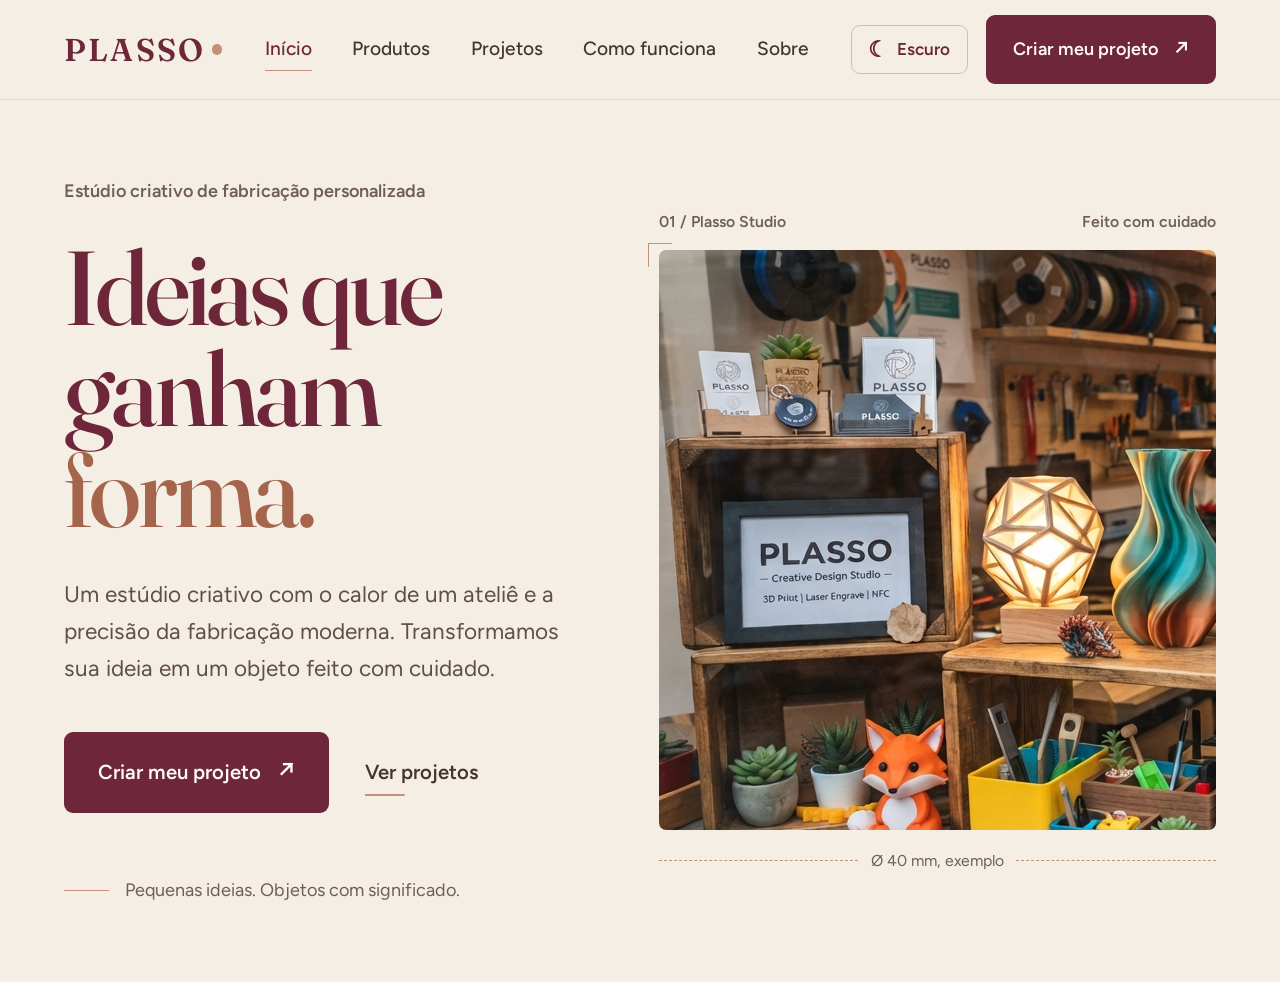
<file: index.html>
<!DOCTYPE html>
<html lang="pt-BR">
<head>
  <meta charset="UTF-8">
  <meta name="viewport" content="width=device-width, initial-scale=1.0">
  <title>Plasso — Ideias que ganham forma</title>
  <meta name="description" content="Transformamos ideias em objetos feitos com cuidado. Conheça a Plasso, um estúdio criativo de fabricação personalizada.">
  <link rel="preconnect" href="https://fonts.googleapis.com">
  <link rel="preconnect" href="https://fonts.gstatic.com" crossorigin>
  <link href="https://fonts.googleapis.com/css2?family=Fraunces:opsz,wght@9..144,400;9..144,500;9..144,600&family=Figtree:wght@400;500;600;700&display=swap" rel="stylesheet">
  <link rel="stylesheet" href="css/style.css">
</head>
<body>
  <header class="header">
    <div class="header-inner">
      <a href="index.html" class="logo" aria-label="Plasso, início">PLASSO<span class="logo-mark"></span></a>
      <nav class="navigation" id="navigation" aria-label="Principal">
        <a href="index.html" aria-current="true">Início</a>
        <a href="produtos.html">Produtos</a>
        <a href="projetos.html">Projetos</a>
        <a href="como-funciona.html">Como funciona</a>
        <a href="sobre.html">Sobre</a>
      </nav>
      <div class="header-actions">
        <button
  class="theme-toggle"
  id="theme-toggle"
  type="button"
  aria-label="Ativar modo escuro"
>
  <span class="theme-icon" aria-hidden="true">☾</span>
  <span class="theme-label">Escuro</span>
</button>
        <a href="encomenda.html" class="header-button">Criar meu projeto <span aria-hidden="true">↗</span></a>
        <button class="menu-toggle" aria-expanded="false" aria-controls="navigation">Menu</button>
      </div>
    </div>
  </header>
  <main>
    <section class="hero" id="inicio">
      <div class="hero-content">
        <span class="eyebrow">Estúdio criativo de fabricação personalizada</span>
        <h1>Ideias que<br>ganham <em>forma.</em></h1>
        <p class="hero-description">Um estúdio criativo com o calor de um ateliê e a precisão da fabricação moderna. Transformamos sua ideia em um objeto feito com cuidado.</p>
        <div class="hero-actions">
          <a href="encomenda.html" class="button-primary">Criar meu projeto <span aria-hidden="true">↗</span></a>
          <a href="projetos.html" class="button-secondary">Ver projetos</a>
        </div>
        <div class="hero-note"><span class="note-line"></span>Pequenas ideias. Objetos com significado.</div>
      </div>
      <div class="hero-visual">
        <div class="visual-label"><span>01 / Plasso Studio</span><span>Feito com cuidado</span></div>
        <div class="product-scene">
                <img
                src="assets/hero.jpg"
                alt="Produtos personalizados da Plasso sobre madeira clara"
                >
                </div>
        <div class="dimension" aria-hidden="true">Ø 40 mm, exemplo</div>
      </div>
    </section>
  </main>
  <script src="js/main.js"></script>
</body>
</html>
</file>
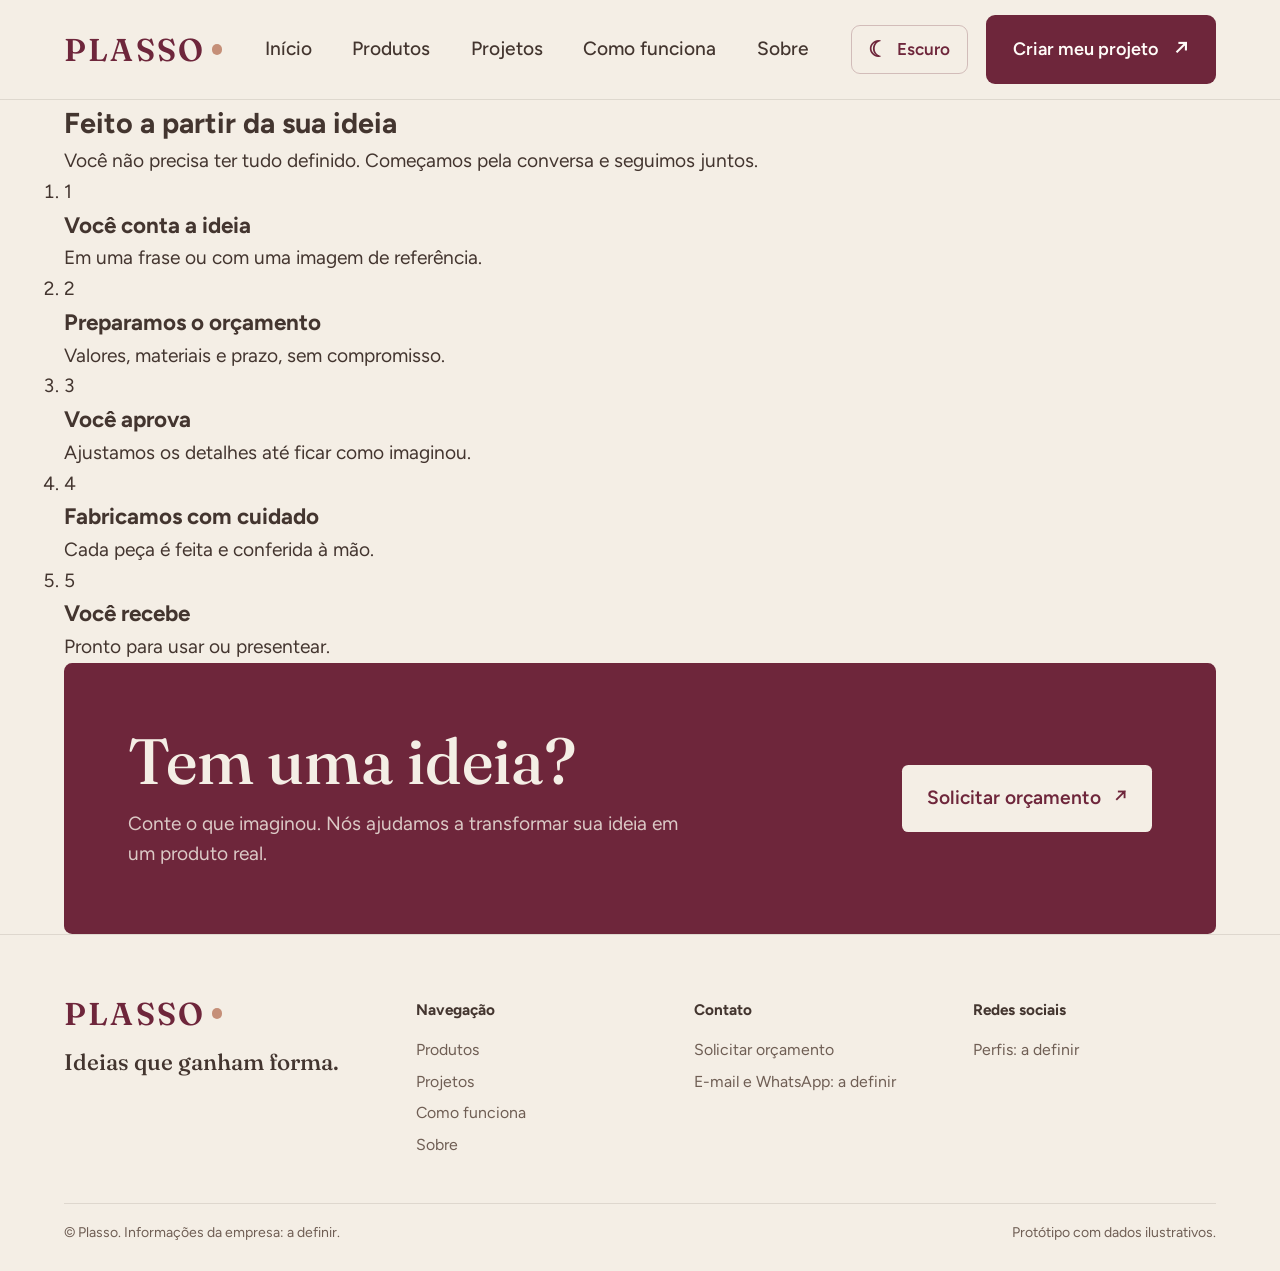
<file: como-funciona.html>
<!DOCTYPE html>
<!-- GERADO por build.py. Edite os arquivos em src/, não este. -->
<html lang="pt-BR">
<head>
  <meta charset="UTF-8">
  <meta name="viewport" content="width=device-width, initial-scale=1.0">
  <title>Como funciona — Plasso</title>
  <meta name="description" content="Da ideia à entrega: veja como funciona uma encomenda na Plasso.">
  <link rel="preconnect" href="https://fonts.googleapis.com">
  <link rel="preconnect" href="https://fonts.gstatic.com" crossorigin>
  <link href="https://fonts.googleapis.com/css2?family=Fraunces:opsz,wght@9..144,400;9..144,500;9..144,600&family=Figtree:wght@400;500;600;700&display=swap" rel="stylesheet">
  <link rel="stylesheet" href="css/style.css">
  <link rel="stylesheet" href="css/pages.css">
</head>
<body>
    <header class="header">
      <div class="header-inner">
        <a href="index.html" class="logo" aria-label="Plasso, início">PLASSO<span class="logo-mark"></span></a>
        <nav class="navigation" id="navigation" aria-label="Principal">
          <a href="index.html">Início</a>
          <a href="produtos.html">Produtos</a>
          <a href="projetos.html">Projetos</a>
          <a href="como-funciona.html" aria-current="page">Como funciona</a>
          <a href="sobre.html">Sobre</a>
        </nav>
        <div class="header-actions">
          <button
          class="theme-toggle"
          id="theme-toggle"
          type="button"
          aria-label="Ativar modo escuro"
>
  <span class="theme-icon" aria-hidden="true">☾</span>
  <span class="theme-label">Escuro</span>
</button>
          <a href="encomenda.html" class="header-button">Criar meu projeto <span aria-hidden="true">↗</span></a>
          <button class="menu-toggle" aria-expanded="false" aria-controls="navigation">Menu</button>
        </div>
      </div>
    </header>

  <main>
    <section class="band band--sand" id="processo"><div class="container">
      <div class="section-head"><h1>Feito a partir da sua ideia</h1><p>Você não precisa ter tudo definido. Começamos pela conversa e seguimos juntos.</p></div>
      <ol class="steps">
<li class="step"><span class="step-num">1</span><h3>Você conta a ideia</h3><p>Em uma frase ou com uma imagem de referência.</p></li>
<li class="step"><span class="step-num">2</span><h3>Preparamos o orçamento</h3><p>Valores, materiais e prazo, sem compromisso.</p></li>
<li class="step"><span class="step-num">3</span><h3>Você aprova</h3><p>Ajustamos os detalhes até ficar como imaginou.</p></li>
<li class="step"><span class="step-num">4</span><h3>Fabricamos com cuidado</h3><p>Cada peça é feita e conferida à mão.</p></li>
<li class="step"><span class="step-num">5</span><h3>Você recebe</h3><p>Pronto para usar ou presentear.</p></li>
</ol>
    </div></section>

    <section class="band band--cta" aria-labelledby="cta-title"><div class="container">
      <div class="cta-block"><div><h2 id="cta-title">Tem uma ideia?</h2><p>Conte o que imaginou. Nós ajudamos a transformar sua ideia em um produto real.</p></div>
      <a class="button-light" href="encomenda.html">Solicitar orçamento <span aria-hidden="true">↗</span></a></div>
    </div></section>
  </main>

    <footer class="footer"><div class="container">
      <div class="footer-grid">
        <div><a href="index.html" class="logo" aria-label="Plasso, início">PLASSO<span class="logo-mark"></span></a><p class="footer-tagline">Ideias que ganham forma.</p></div>
        <div><h4>Navegação</h4><ul><li><a href="produtos.html">Produtos</a></li><li><a href="projetos.html">Projetos</a></li><li><a href="como-funciona.html">Como funciona</a></li><li><a href="sobre.html">Sobre</a></li></ul></div>
        <div><h4>Contato</h4><ul><li><a href="encomenda.html">Solicitar orçamento</a></li><li>E-mail e WhatsApp: a definir</li></ul></div>
        <div><h4>Redes sociais</h4><ul><li>Perfis: a definir</li></ul></div>
      </div>
      <div class="footer-base"><span>© <span id="year"></span> Plasso. Informações da empresa: a definir.</span><span>Protótipo com dados ilustrativos.</span></div>
    </div></footer>

  <script src="js/main.js"></script>
</body>
</html>
</file>
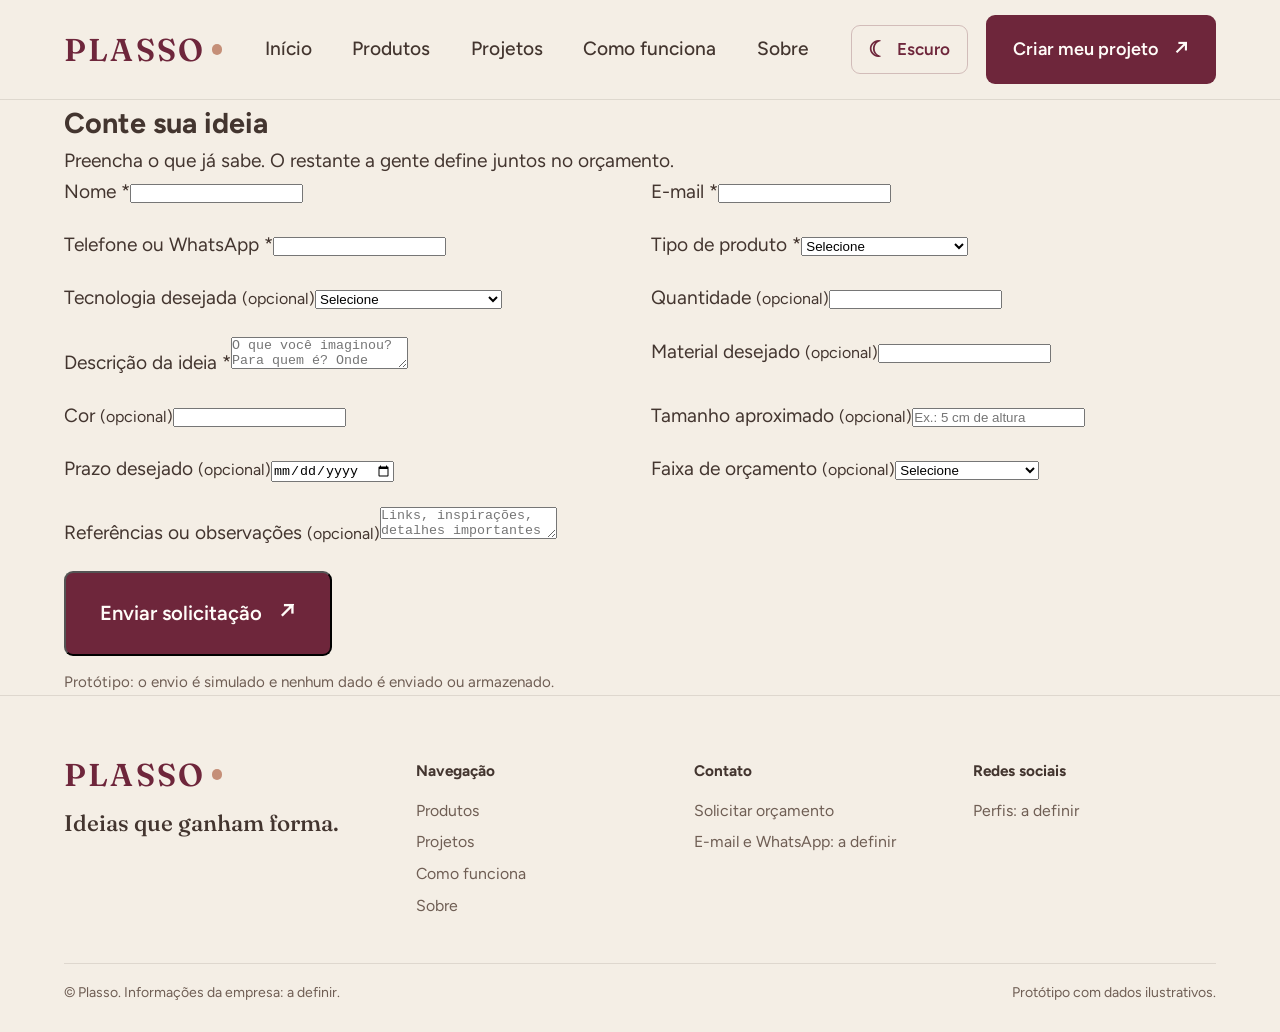
<file: encomenda.html>
<!DOCTYPE html>
<!-- GERADO por build.py. Edite os arquivos em src/, não este. -->
<html lang="pt-BR">
<head>
  <meta charset="UTF-8">
  <meta name="viewport" content="width=device-width, initial-scale=1.0">
  <title>Solicitar encomenda — Plasso</title>
  <meta name="description" content="Conte sua ideia e receba um orçamento personalizado da Plasso.">
  <link rel="preconnect" href="https://fonts.googleapis.com">
  <link rel="preconnect" href="https://fonts.gstatic.com" crossorigin>
  <link href="https://fonts.googleapis.com/css2?family=Fraunces:opsz,wght@9..144,400;9..144,500;9..144,600&family=Figtree:wght@400;500;600;700&display=swap" rel="stylesheet">
  
  
  
  
  <link rel="stylesheet" href="css/style.css">
  <link rel="stylesheet" href="css/pages.css">

</head>
<body>
    <header class="header">
      <div class="header-inner">
        <a href="index.html" class="logo" aria-label="Plasso, início">PLASSO<span class="logo-mark"></span></a>
        <nav class="navigation" id="navigation" aria-label="Principal">
          <a href="index.html">Início</a>
          <a href="produtos.html">Produtos</a>
          <a href="projetos.html">Projetos</a>
          <a href="como-funciona.html">Como funciona</a>
          <a href="sobre.html">Sobre</a>
        </nav>
        <div class="header-actions">
          <button
  class="theme-toggle"
  id="theme-toggle"
  type="button"
  aria-label="Ativar modo escuro"
>
  <span class="theme-icon" aria-hidden="true">☾</span>
  <span class="theme-label">Escuro</span>
</button>
          <a href="encomenda.html" class="header-button">Criar meu projeto <span aria-hidden="true">↗</span></a>
          <button class="menu-toggle" aria-expanded="false" aria-controls="navigation">Menu</button>
        </div>
      </div>
    </header>

  <main>
<section class="band">
  <div class="container form-wrap">
    <div class="section-head"><h1>Conte sua ideia</h1><p>Preencha o que já sabe. O restante a gente define juntos no orçamento.</p></div>
    <form class="order-form" id="order-form" novalidate>
      <div class="field"><label for="nome">Nome <span aria-hidden="true">*</span></label><input id="nome" name="nome" type="text" required autocomplete="name"><span class="error" id="nome-erro" aria-live="polite"></span></div>
      <div class="field"><label for="email">E-mail <span aria-hidden="true">*</span></label><input id="email" name="email" type="email" required autocomplete="email"><span class="error" id="email-erro" aria-live="polite"></span></div>
      <div class="field"><label for="contato">Telefone ou WhatsApp <span aria-hidden="true">*</span></label><input id="contato" name="contato" type="tel" required autocomplete="tel"><span class="error" id="contato-erro" aria-live="polite"></span></div>
      <div class="field"><label for="produto">Tipo de produto <span aria-hidden="true">*</span></label><select id="produto" name="produto" required><option value="">Selecione</option><option value="Chaveiro">Chaveiro</option><option value="Objeto decorativo">Objeto decorativo</option><option value="Gravação personalizada">Gravação personalizada</option><option value="Produto NFC">Produto NFC</option><option value="Presente personalizado">Presente personalizado</option><option value="Projeto especial">Projeto especial</option></select><span class="error" id="produto-erro" aria-live="polite"></span></div>
      <div class="field"><label for="tecnologia">Tecnologia desejada <small>(opcional)</small></label><select id="tecnologia" name="tecnologia"><option value="">Selecione</option><option value="Impressão 3D">Impressão 3D</option><option value="Gravação a laser">Gravação a laser</option><option value="Tecnologia NFC">Tecnologia NFC</option><option value="Combinação de tecnologias">Combinação de tecnologias</option><option value="Ainda não sei">Ainda não sei</option></select><span class="error" id="tecnologia-erro" aria-live="polite"></span></div>
      <div class="field"><label for="quantidade">Quantidade <small>(opcional)</small></label><input id="quantidade" name="quantidade" type="number"><span class="error" id="quantidade-erro" aria-live="polite"></span></div>
      <div class="field field--full"><label for="ideia">Descrição da ideia <span aria-hidden="true">*</span></label><textarea id="ideia" name="ideia" required placeholder="O que você imaginou? Para quem é? Onde será usado?"></textarea><span class="error" id="ideia-erro" aria-live="polite"></span></div>
      <div class="field"><label for="material">Material desejado <small>(opcional)</small></label><input id="material" name="material" type="text"><span class="error" id="material-erro" aria-live="polite"></span></div>
      <div class="field"><label for="cor">Cor <small>(opcional)</small></label><input id="cor" name="cor" type="text"><span class="error" id="cor-erro" aria-live="polite"></span></div>
      <div class="field"><label for="tamanho">Tamanho aproximado <small>(opcional)</small></label><input id="tamanho" name="tamanho" type="text" placeholder="Ex.: 5 cm de altura"><span class="error" id="tamanho-erro" aria-live="polite"></span></div>
      <div class="field"><label for="prazo">Prazo desejado <small>(opcional)</small></label><input id="prazo" name="prazo" type="date"><span class="error" id="prazo-erro" aria-live="polite"></span></div>
      <div class="field"><label for="orcamento">Faixa de orçamento <small>(opcional)</small></label><select id="orcamento" name="orcamento"><option value="">Selecione</option><option value="Prefiro não informar">Prefiro não informar</option><option value="Até R$ 100">Até R$ 100</option><option value="De R$ 100 a R$ 300">De R$ 100 a R$ 300</option><option value="De R$ 300 a R$ 600">De R$ 300 a R$ 600</option><option value="Acima de R$ 600">Acima de R$ 600</option></select><span class="error" id="orcamento-erro" aria-live="polite"></span></div>
      <div class="field field--full"><label for="obs">Referências ou observações <small>(opcional)</small></label><textarea id="obs" name="obs" placeholder="Links, inspirações, detalhes importantes"></textarea></div>
      <div class="form-actions"><button class="button-primary" type="submit">Enviar solicitação <span aria-hidden="true">↗</span></button><p class="form-note">Protótipo: o envio é simulado e nenhum dado é enviado ou armazenado.</p></div>
    </form>
    <div class="confirmation" id="confirmation" role="status" tabindex="-1" hidden>
      <h2>Solicitação recebida</h2>
      <p>No site real, sua ideia chegaria ao painel da Plasso e você receberia o orçamento por e-mail ou WhatsApp. Neste protótipo, nada foi enviado.</p>
      <a class="button-primary" href="index.html">Voltar ao início</a>
    </div>
  </div>
</section>
  </main>

    <footer class="footer"><div class="container">
      <div class="footer-grid">
        <div><a href="index.html" class="logo" aria-label="Plasso, início">PLASSO<span class="logo-mark"></span></a><p class="footer-tagline">Ideias que ganham forma.</p></div>
        <div><h4>Navegação</h4><ul><li><a href="produtos.html">Produtos</a></li><li><a href="projetos.html">Projetos</a></li><li><a href="como-funciona.html">Como funciona</a></li><li><a href="sobre.html">Sobre</a></li></ul></div>
        <div><h4>Contato</h4><ul><li><a href="encomenda.html">Solicitar orçamento</a></li><li>E-mail e WhatsApp: a definir</li></ul></div>
        <div><h4>Redes sociais</h4><ul><li>Perfis: a definir</li></ul></div>
      </div>
      <div class="footer-base"><span>© <span id="year"></span> Plasso. Informações da empresa: a definir.</span><span>Protótipo com dados ilustrativos.</span></div>
    </div></footer>

  <script src="js/main.js"></script>
  <script src="js/encomenda.js"></script>
</body>
</html>
</file>
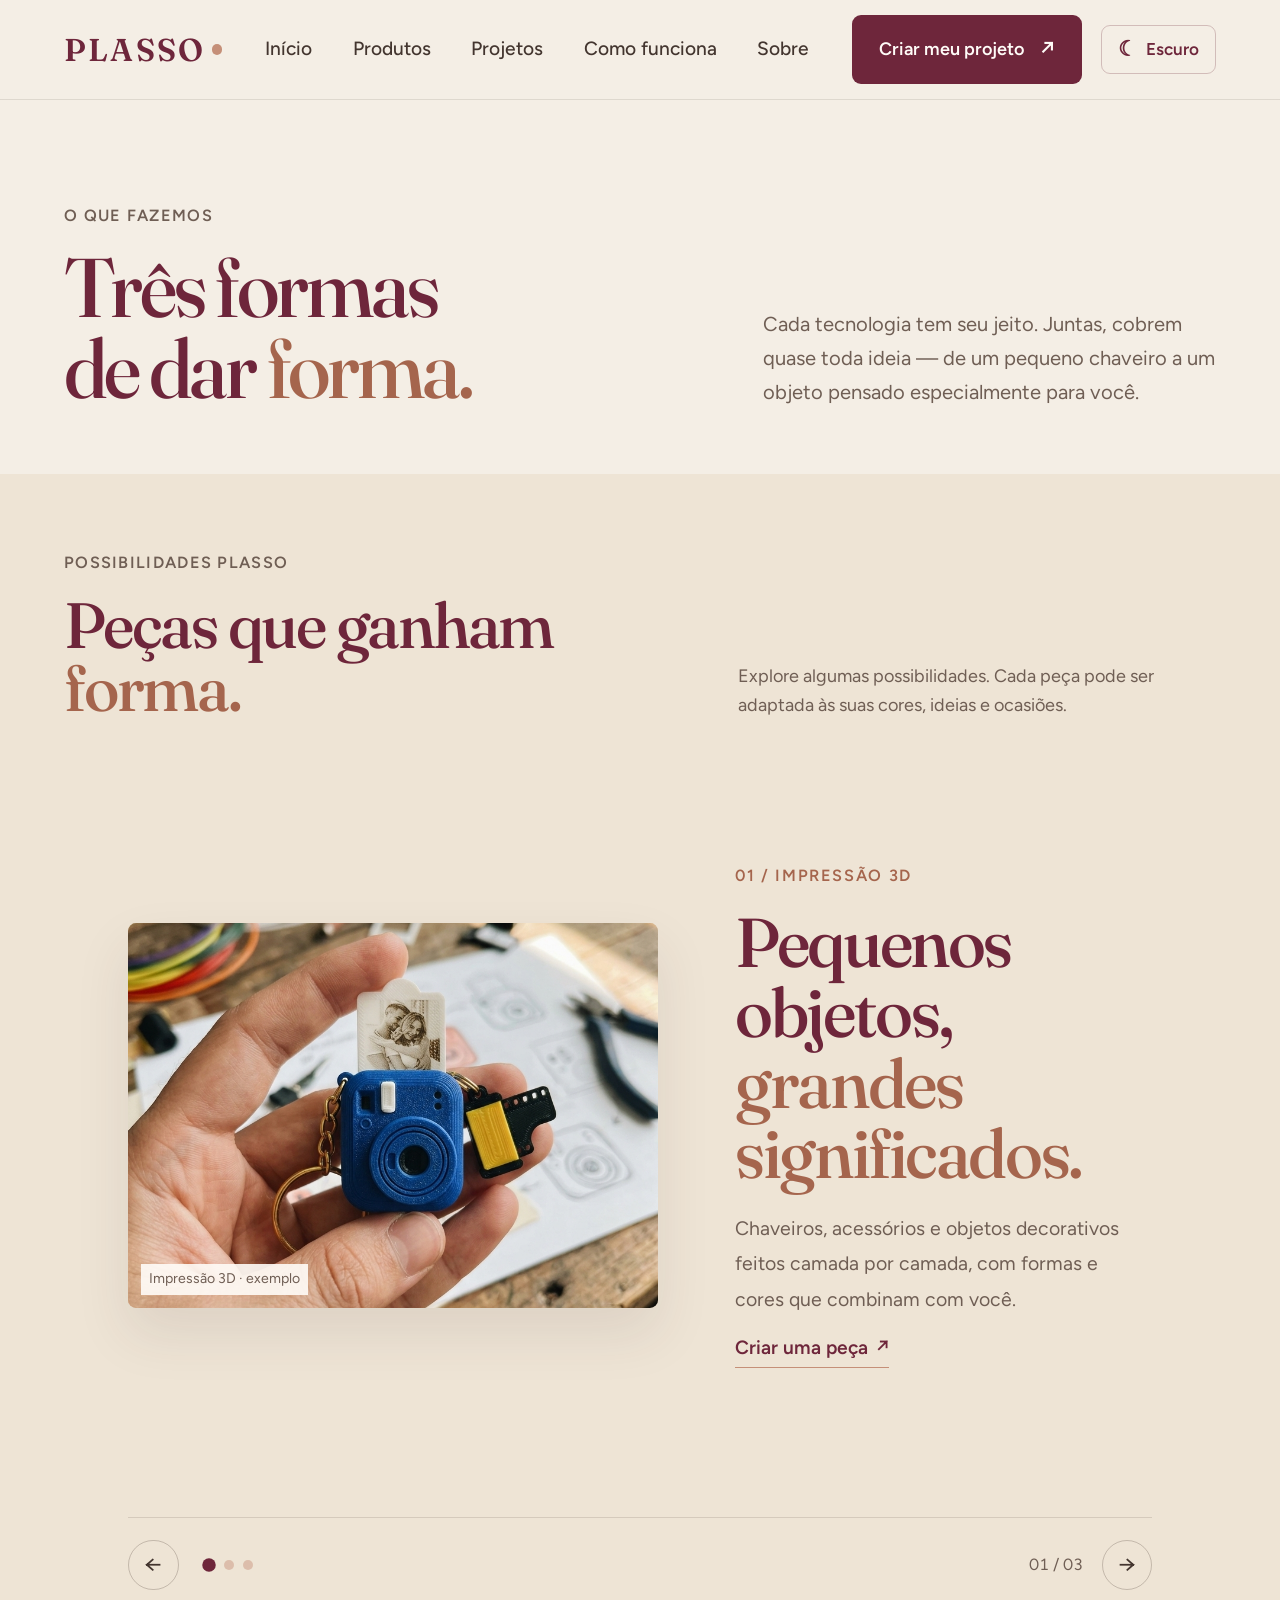
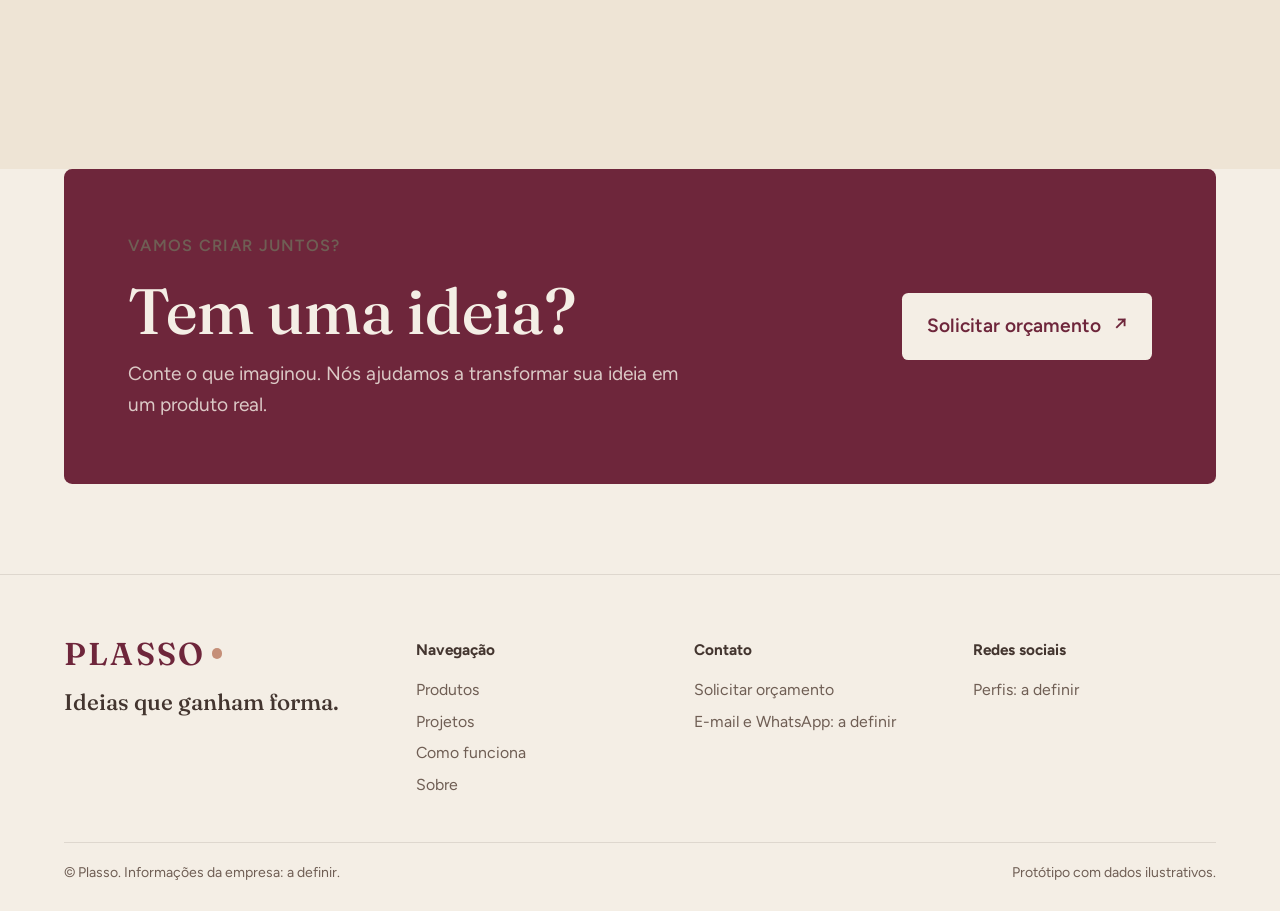
<file: produtos.html>
<!DOCTYPE html>
<html lang="pt-BR">
<head>
  <meta charset="UTF-8">
  <meta name="viewport" content="width=device-width, initial-scale=1.0">

  <title>Produtos — Plasso</title>
  <meta name="description" content="Conheça as tecnologias e possibilidades de fabricação personalizada da Plasso.">

  <link rel="preconnect" href="https://fonts.googleapis.com">
  <link rel="preconnect" href="https://fonts.gstatic.com" crossorigin>

  <link href="https://fonts.googleapis.com/css2?family=Fraunces:opsz,wght@9..144,400;9..144,500;9..144,600&family=Figtree:wght@400;500;600;700&display=swap" rel="stylesheet">

  <link rel="stylesheet" href="css/style.css">
  <link rel="stylesheet" href="css/pages.css">
  <link rel="stylesheet" href="css/produtos.css">
</head>

<body>

  <!-- CABEÇALHO -->
  <header class="header">
    <div class="header-inner">

      <a href="index.html" class="logo" aria-label="Plasso, início">
        PLASSO<span class="logo-mark"></span>
      </a>

      <nav class="navigation" id="navigation" aria-label="Principal">
        <a href="index.html">Início</a>
        <a href="produtos.html" aria-current="page">Produtos</a>
        <a href="projetos.html">Projetos</a>
        <a href="como-funciona.html">Como funciona</a>
        <a href="sobre.html">Sobre</a>
      </nav>

      <div class="header-actions">

        <a href="encomenda.html" class="header-button">
          Criar meu projeto <span aria-hidden="true">↗</span>
        </a>

        <button
          class="theme-toggle"
          id="theme-toggle"
          type="button"
          aria-label="Ativar modo escuro"
          title="Alternar tema"
        >
          <span class="theme-toggle-icon" aria-hidden="true">☾</span>
          <span class="theme-toggle-label">Escuro</span>
        </button>

        <button
          class="menu-toggle"
          type="button"
          aria-expanded="false"
          aria-controls="navigation"
        >
          Menu
        </button>

      </div>
    </div>
  </header>


  <main>

    <!-- INTRODUÇÃO -->
    <section class="page-intro">
      <div>
        <span class="page-kicker">O que fazemos</span>

        <h1>
          Três formas<br>
          de dar <em>forma.</em>
        </h1>
      </div>

      <p>
        Cada tecnologia tem seu jeito. Juntas, cobrem quase toda ideia —
        de um pequeno chaveiro a um objeto pensado especialmente para você.
      </p>
    </section>


    <!-- CARROSSEL DE PRODUTOS -->
    <section
      class="products-carousel-section page-section page-section--alt"
      aria-label="Galeria de produtos Plasso"
    >

      <div class="products-carousel-wrap">

        <div class="section-heading products-heading">
          <div>
            <span class="page-kicker">Possibilidades Plasso</span>

            <h2>
              Peças que ganham <em>forma.</em>
            </h2>
          </div>

          <p>
            Explore algumas possibilidades. Cada peça pode ser adaptada
            às suas cores, ideias e ocasiões.
          </p>
        </div>


        <div
          class="products-carousel"
          data-carousel
          aria-roledescription="carrossel"
          aria-label="Produtos personalizados"
        >

          <div class="products-carousel-track">

            <!-- PRODUTO 1: IMPRESSÃO 3D -->
            <article
              class="product-slide is-active"
              data-slide
              aria-label="1 de 3"
            >

              <div class="product-slide-image">
                <img
                  src="assets/produto-chaveiro.jpg"
                  alt="Chaveiro personalizado bordô sobre madeira clara"
                >

                <span class="art-caption">
                  Impressão 3D · exemplo
                </span>
              </div>

              <div class="product-slide-copy">

                <span class="page-kicker">
                  01 / Impressão 3D
                </span>

                <h3>
                  Pequenos objetos,<br>
                  <em>grandes significados.</em>
                </h3>

                <p>
                  Chaveiros, acessórios e objetos decorativos feitos
                  camada por camada, com formas e cores que combinam
                  com você.
                </p>

                <a class="text-link" href="encomenda.html">
                  Criar uma peça <span aria-hidden="true">↗</span>
                </a>

              </div>
            </article>


            <!-- PRODUTO 2: GRAVAÇÃO A LASER -->
            <article
              class="product-slide"
              data-slide
              aria-label="2 de 3"
              hidden
            >

              <div class="product-slide-image">
                <img
                  src="assets/produto-laser.webp"
                  alt="Placa de madeira com gravação personalizada"
                >

                <span class="art-caption">
                  Gravação a laser · exemplo
                </span>
              </div>

              <div class="product-slide-copy">

                <span class="page-kicker">
                  02 / Gravação a laser
                </span>

                <h3>
                  Detalhes que<br>
                  <em>ficam para sempre.</em>
                </h3>

                <p>
                  Nomes, frases e desenhos gravados com precisão
                  em madeira e outros materiais, para presentes
                  e objetos especiais.
                </p>

                <a class="text-link" href="encomenda.html">
                  Personalizar gravação <span aria-hidden="true">↗</span>
                </a>

              </div>
            </article>


            <!-- PRODUTO 3: NFC -->
            <article
              class="product-slide"
              data-slide
              aria-label="3 de 3"
              hidden
            >

              <div class="product-slide-image">
                <img
                  src="assets/produto-nfc.jpg"
                  alt="Cartão NFC personalizado Plasso"
                >

                <span class="art-caption">
                  Tecnologia NFC · exemplo
                </span>
              </div>

              <div class="product-slide-copy">

                <span class="page-kicker">
                  03 / Tecnologia NFC
                </span>

                <h3>
                  Um toque para<br>
                  <em>conectar.</em>
                </h3>

                <p>
                  Cartões e chaveiros que podem abrir um link,
                  compartilhar um contato ou levar a pessoa
                  direto ao seu perfil.
                </p>

                <a class="text-link" href="encomenda.html">
                  Criar meu NFC <span aria-hidden="true">↗</span>
                </a>

              </div>
            </article>

          </div>


          <!-- CONTROLES DO CARROSSEL -->
          <div class="products-carousel-controls">

            <button
              class="carousel-arrow"
              type="button"
              data-carousel-prev
              aria-label="Produto anterior"
            >
              ←
            </button>

            <div
              class="carousel-dots"
              aria-label="Escolher produto"
            >

              <button
                type="button"
                data-carousel-dot="0"
                aria-label="Mostrar impressão 3D"
                aria-current="true"
              ></button>

              <button
                type="button"
                data-carousel-dot="1"
                aria-label="Mostrar gravação a laser"
              ></button>

              <button
                type="button"
                data-carousel-dot="2"
                aria-label="Mostrar tecnologia NFC"
              ></button>

            </div>

            <span
              class="carousel-count"
              data-carousel-count
              aria-live="polite"
            >
              01 / 03
            </span>

            <button
              class="carousel-arrow"
              type="button"
              data-carousel-next
              aria-label="Próximo produto"
            >
              →
            </button>

          </div>

        </div>
      </div>
    </section>


    <!-- CHAMADA PARA ENCOMENDA -->
    <section class="cta-wrap">
      <div class="cta-block">

        <div>
          <span class="page-kicker">Vamos criar juntos?</span>

          <h2>Tem uma ideia?</h2>

          <p>
            Conte o que imaginou. Nós ajudamos a transformar
            sua ideia em um produto real.
          </p>
        </div>

        <a class="button-light" href="encomenda.html">
          Solicitar orçamento <span aria-hidden="true">↗</span>
        </a>

      </div>
    </section>

  </main>


  <!-- RODAPÉ -->
  <footer class="footer">
    <div class="container">

      <div class="footer-grid">

        <div>
          <a href="index.html" class="logo">
            PLASSO<span class="logo-mark"></span>
          </a>

          <p class="footer-tagline">
            Ideias que ganham forma.
          </p>
        </div>


        <div>
          <h4>Navegação</h4>

          <ul>
            <li><a href="produtos.html">Produtos</a></li>
            <li><a href="projetos.html">Projetos</a></li>
            <li><a href="como-funciona.html">Como funciona</a></li>
            <li><a href="sobre.html">Sobre</a></li>
          </ul>
        </div>


        <div>
          <h4>Contato</h4>

          <ul>
            <li><a href="encomenda.html">Solicitar orçamento</a></li>
            <li>E-mail e WhatsApp: a definir</li>
          </ul>
        </div>


        <div>
          <h4>Redes sociais</h4>

          <ul>
            <li>Perfis: a definir</li>
          </ul>
        </div>

      </div>


      <div class="footer-base">
        <span>© Plasso. Informações da empresa: a definir.</span>
        <span>Protótipo com dados ilustrativos.</span>
      </div>

    </div>
  </footer>


  <script src="js/main.js"></script>


 
</body>
</html>
</file>
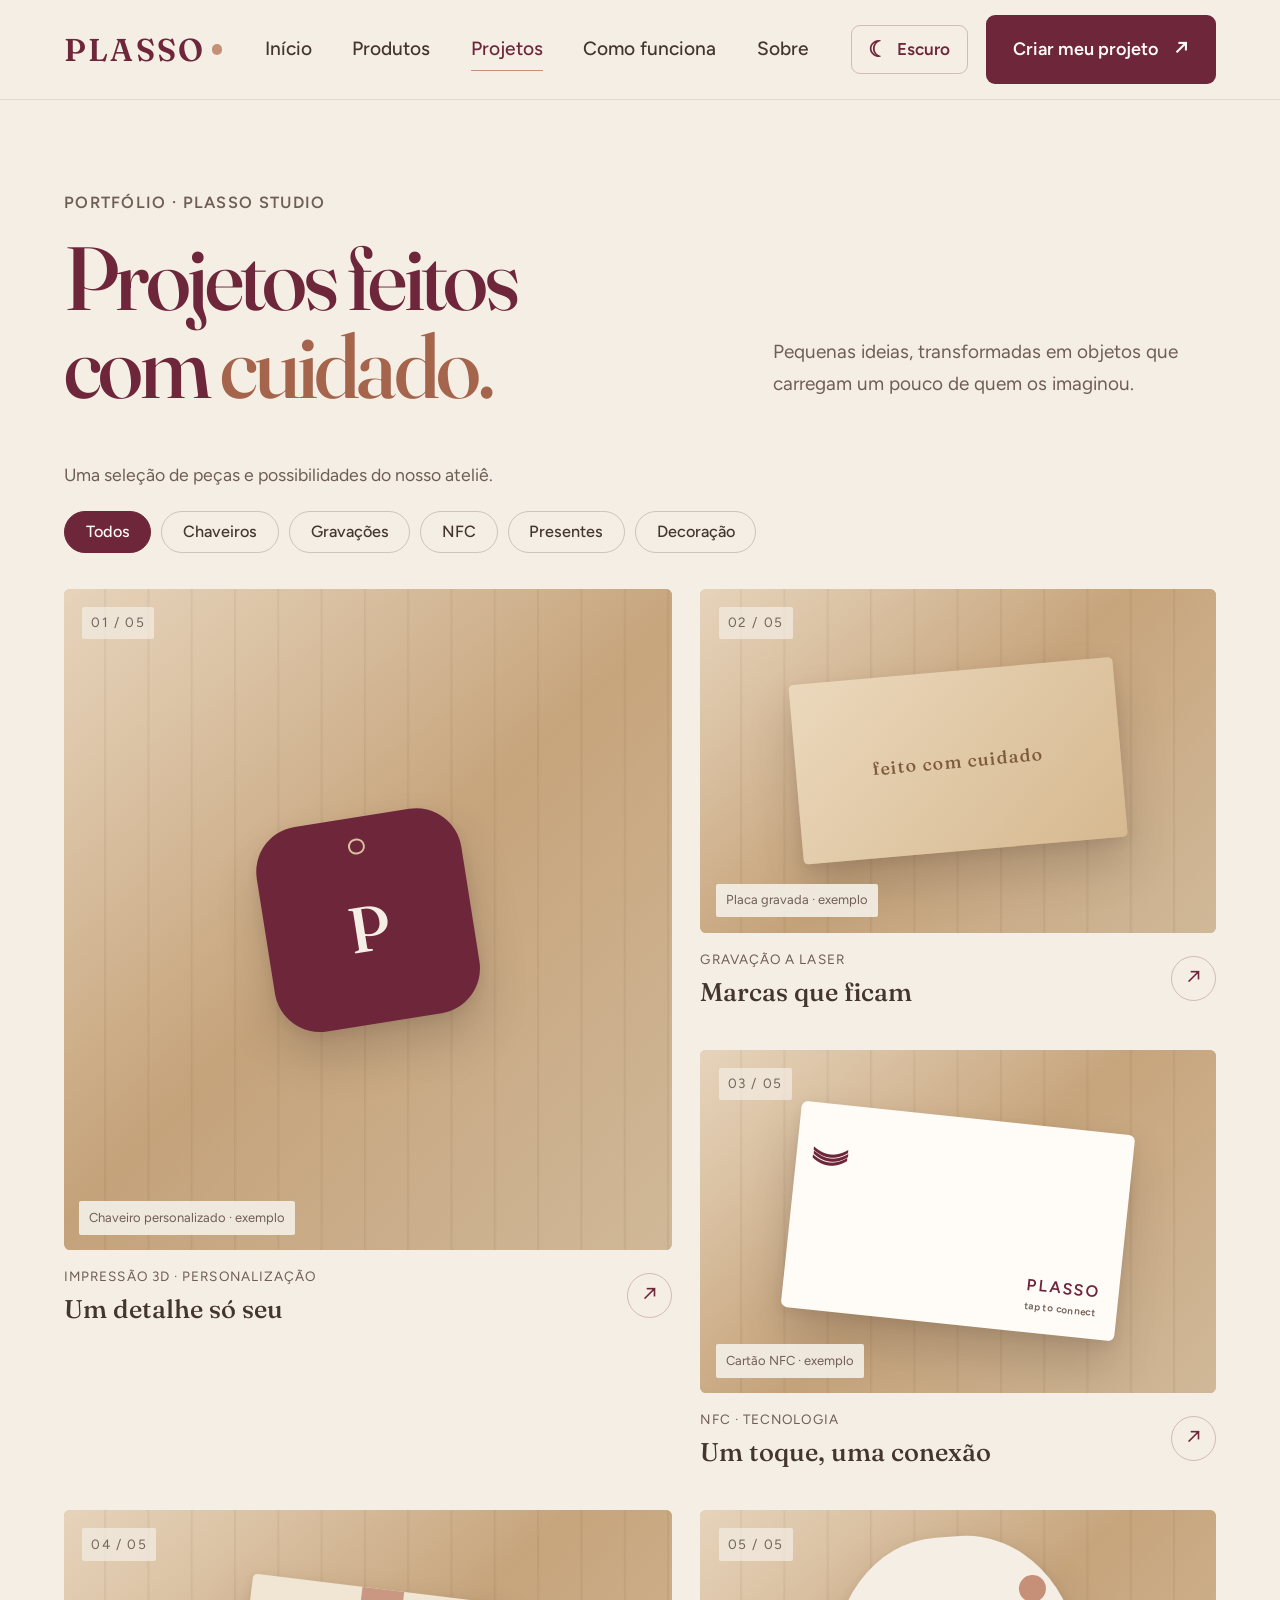
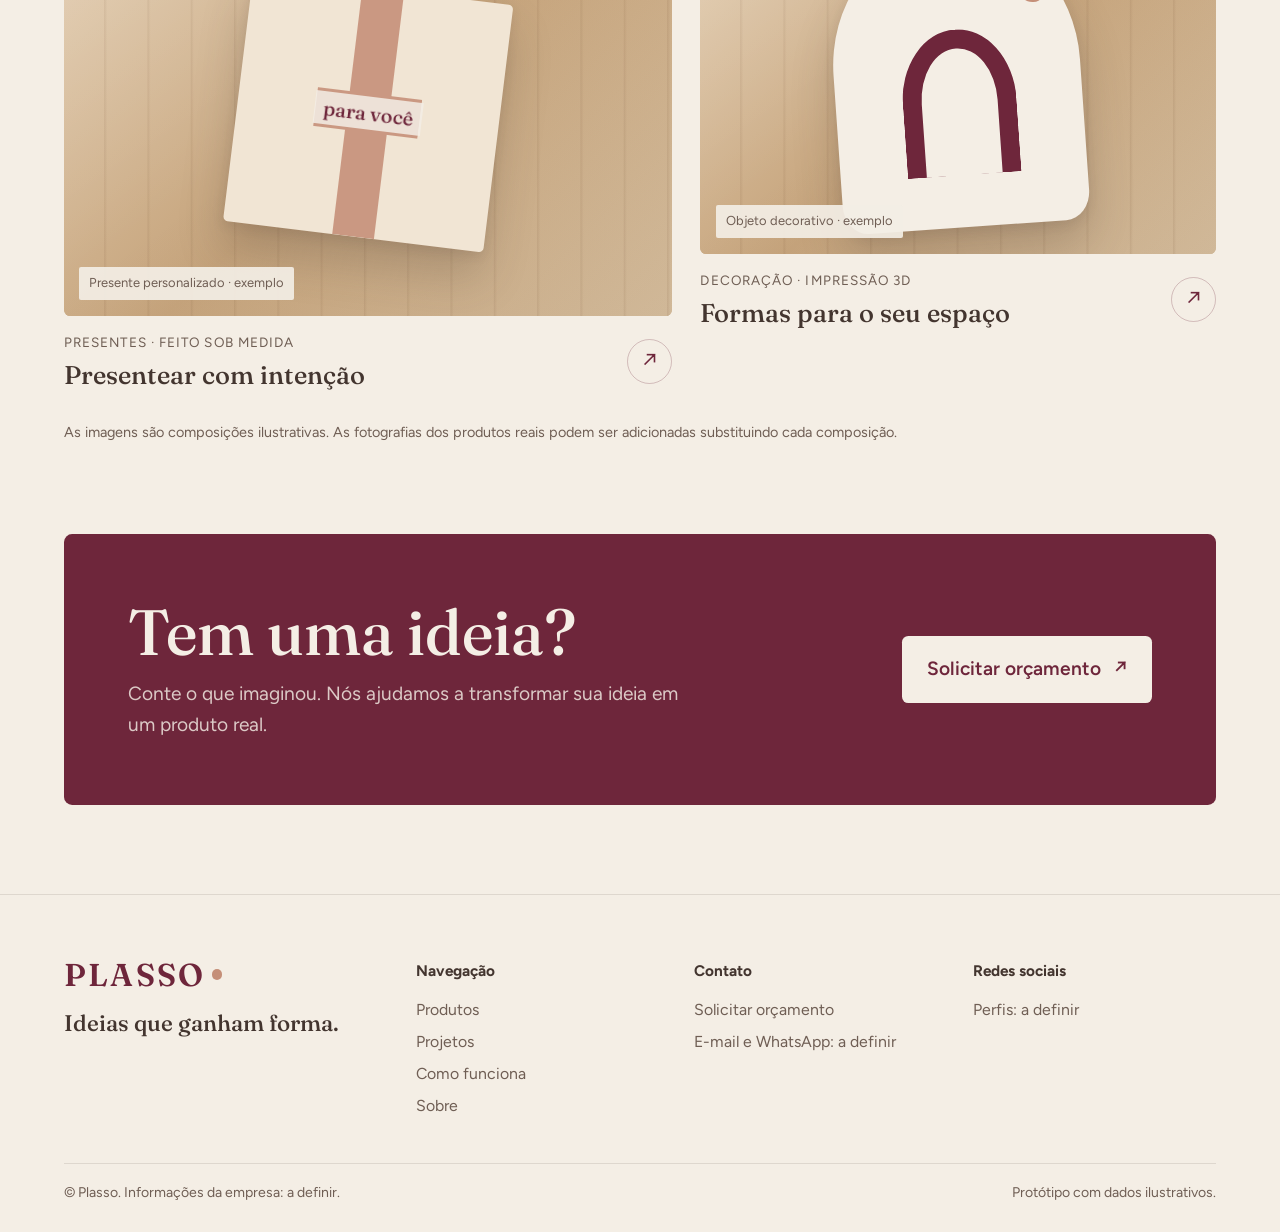
<file: projetos.html>
<!DOCTYPE html>
<html lang="pt-BR">
<head>
  <meta charset="UTF-8">
  <meta name="viewport" content="width=device-width, initial-scale=1.0">
  <title>Projetos — Plasso</title>
  <meta name="description" content="Uma seleção de ideias que ganharam forma no estúdio Plasso.">
  <link rel="preconnect" href="https://fonts.googleapis.com">
  <link rel="preconnect" href="https://fonts.gstatic.com" crossorigin>
  <link href="https://fonts.googleapis.com/css2?family=Fraunces:opsz,wght@9..144,400;9..144,500;9..144,600&family=Figtree:wght@400;500;600;700&display=swap" rel="stylesheet">
  <link rel="stylesheet" href="css/style.css">
  <link rel="stylesheet" href="css/pages.css">
  <link rel="stylesheet" href="css/projetos.css">
</head>
<body>
  <header class="header">
    <div class="header-inner">
      <a href="index.html" class="logo" aria-label="Plasso, início">PLASSO<span class="logo-mark"></span></a>
      <nav class="navigation" id="navigation" aria-label="Principal">
        <a href="index.html">Início</a><a href="produtos.html">Produtos</a><a href="projetos.html" aria-current="true">Projetos</a><a href="como-funciona.html">Como funciona</a><a href="sobre.html">Sobre</a>
      </nav>
      <div class="header-actions">
        <button
  class="theme-toggle"
  id="theme-toggle"
  type="button"
  aria-label="Ativar modo escuro"
>
  <span class="theme-icon" aria-hidden="true">☾</span>
  <span class="theme-label">Escuro</span>
</button>
        <a href="encomenda.html" class="header-button">Criar meu projeto <span aria-hidden="true">↗</span></a><button class="menu-toggle" aria-expanded="false" aria-controls="navigation">Menu</button></div>
    </div>
  </header>

  <main class="portfolio-page">
    <section class="portfolio-intro">
      <div>
        <span class="page-kicker">Portfólio · Plasso Studio</span>
        <h1>Projetos feitos<br>com <em>cuidado.</em></h1>
      </div>
      <p>Pequenas ideias, transformadas em objetos que carregam um pouco de quem os imaginou.</p>
    </section>

    <section class="portfolio-content" aria-label="Galeria de projetos">
      <div class="portfolio-toolbar">
        <p class="portfolio-note">Uma seleção de peças e possibilidades do nosso ateliê.</p>
        <div class="project-filters" aria-label="Filtrar projetos">
          <button class="filter-button" data-filter="todos" aria-pressed="true">Todos</button>
          <button class="filter-button" data-filter="chaveiros" aria-pressed="false">Chaveiros</button>
          <button class="filter-button" data-filter="gravacoes" aria-pressed="false">Gravações</button>
          <button class="filter-button" data-filter="nfc" aria-pressed="false">NFC</button>
          <button class="filter-button" data-filter="presentes" aria-pressed="false">Presentes</button>
          <button class="filter-button" data-filter="decoracao" aria-pressed="false">Decoração</button>
        </div>
      </div>

      <div class="portfolio-grid">
        <article class="portfolio-card portfolio-card--feature" data-category="chaveiros">
          <a class="portfolio-image portfolio-image--keychain" href="encomenda.html" aria-label="Solicitar chaveiro personalizado">
            <span class="image-index">01 / 05</span>
            <span class="wood-piece wood-piece--tag"><span class="tag-hole"></span><span class="tag-letter">P</span></span>
            <span class="image-caption">Chaveiro personalizado · exemplo</span>
          </a>
          <div class="portfolio-card-info"><div><span class="portfolio-category">Impressão 3D · Personalização</span><h2>Um detalhe só seu</h2></div><a class="portfolio-arrow" href="encomenda.html" aria-label="Encomendar algo parecido">↗</a></div>
        </article>

        <article class="portfolio-card" data-category="gravacoes">
          <a class="portfolio-image portfolio-image--engrave" href="encomenda.html" aria-label="Solicitar placa gravada">
            <span class="image-index">02 / 05</span><span class="wood-piece wood-piece--plaque"><span>feito com cuidado</span></span>
            <span class="image-caption">Placa gravada · exemplo</span>
          </a>
          <div class="portfolio-card-info"><div><span class="portfolio-category">Gravação a laser</span><h2>Marcas que ficam</h2></div><a class="portfolio-arrow" href="encomenda.html" aria-label="Encomendar algo parecido">↗</a></div>
        </article>

        <article class="portfolio-card" data-category="nfc">
          <a class="portfolio-image portfolio-image--nfc" href="encomenda.html" aria-label="Solicitar cartão NFC">
            <span class="image-index">03 / 05</span><span class="wood-piece wood-piece--card"><span class="nfc-symbol">)))</span><span class="nfc-word">PLASSO<br><small>tap to connect</small></span></span>
            <span class="image-caption">Cartão NFC · exemplo</span>
          </a>
          <div class="portfolio-card-info"><div><span class="portfolio-category">NFC · Tecnologia</span><h2>Um toque, uma conexão</h2></div><a class="portfolio-arrow" href="encomenda.html" aria-label="Encomendar algo parecido">↗</a></div>
        </article>

        <article class="portfolio-card" data-category="presentes">
          <a class="portfolio-image portfolio-image--gift" href="encomenda.html" aria-label="Solicitar presente personalizado">
            <span class="image-index">04 / 05</span><span class="wood-piece wood-piece--gift"><span class="gift-ribbon"></span><span class="gift-label">para você</span></span>
            <span class="image-caption">Presente personalizado · exemplo</span>
          </a>
          <div class="portfolio-card-info"><div><span class="portfolio-category">Presentes · Feito sob medida</span><h2>Presentear com intenção</h2></div><a class="portfolio-arrow" href="encomenda.html" aria-label="Encomendar algo parecido">↗</a></div>
        </article>

        <article class="portfolio-card" data-category="decoracao">
          <a class="portfolio-image portfolio-image--decor" href="encomenda.html" aria-label="Solicitar objeto decorativo">
            <span class="image-index">05 / 05</span><span class="wood-piece wood-piece--decor"><span class="decor-arch"></span><span class="decor-dot"></span></span>
            <span class="image-caption">Objeto decorativo · exemplo</span>
          </a>
          <div class="portfolio-card-info"><div><span class="portfolio-category">Decoração · Impressão 3D</span><h2>Formas para o seu espaço</h2></div><a class="portfolio-arrow" href="encomenda.html" aria-label="Encomendar algo parecido">↗</a></div>
        </article>
      </div>
      <p class="portfolio-disclaimer">As imagens são composições ilustrativas. As fotografias dos produtos reais podem ser adicionadas substituindo cada composição.</p>
    </section>

  </main>

  <section class="cta-wrap"><div class="cta-block"><div><h2>Tem uma ideia?</h2><p>Conte o que imaginou. Nós ajudamos a transformar sua ideia em um produto real.</p></div><a class="button-light" href="encomenda.html">Solicitar orçamento <span aria-hidden="true">↗</span></a></div></section>
  <footer class="footer"><div class="container"><div class="footer-grid">
    <div><a href="index.html" class="logo">PLASSO<span class="logo-mark"></span></a><p class="footer-tagline">Ideias que ganham forma.</p></div>
    <div><h4>Navegação</h4><ul><li><a href="produtos.html">Produtos</a></li><li><a href="projetos.html">Projetos</a></li><li><a href="como-funciona.html">Como funciona</a></li><li><a href="sobre.html">Sobre</a></li></ul></div>
    <div><h4>Contato</h4><ul><li><a href="encomenda.html">Solicitar orçamento</a></li><li>E-mail e WhatsApp: a definir</li></ul></div><div><h4>Redes sociais</h4><ul><li>Perfis: a definir</li></ul></div>
  </div><div class="footer-base"><span>© Plasso. Informações da empresa: a definir.</span><span>Protótipo com dados ilustrativos.</span></div></div></footer>
  <script src="js/main.js"></script>
</body>
</html>
</file>
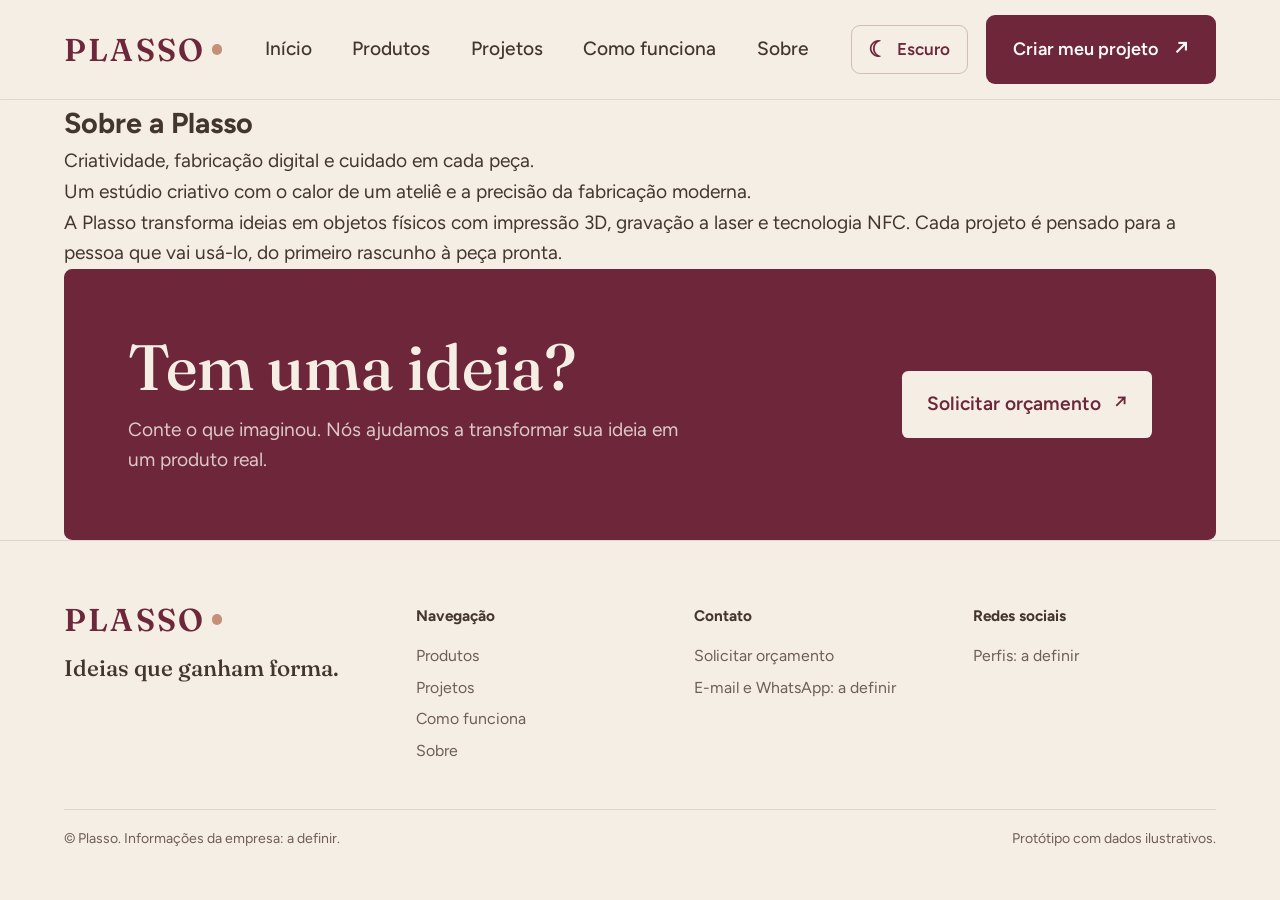
<file: sobre.html>
<!DOCTYPE html>
<!-- GERADO por build.py. Edite os arquivos em src/, não este. -->
<html lang="pt-BR">
<head>
  <meta charset="UTF-8">
  <meta name="viewport" content="width=device-width, initial-scale=1.0">
  <title>Sobre — Plasso</title>
  <meta name="description" content="Conheça a Plasso, um estúdio criativo de fabricação personalizada.">
  <link rel="preconnect" href="https://fonts.googleapis.com">
  <link rel="preconnect" href="https://fonts.gstatic.com" crossorigin>
  <link href="https://fonts.googleapis.com/css2?family=Fraunces:opsz,wght@9..144,400;9..144,500;9..144,600&family=Figtree:wght@400;500;600;700&display=swap" rel="stylesheet">
  
  
  
  
  <link rel="stylesheet" href="css/style.css">
  <link rel="stylesheet" href="css/pages.css">
</head>
<body>
    <header class="header">
      <div class="header-inner">
        <a href="index.html" class="logo" aria-label="Plasso, início">PLASSO<span class="logo-mark"></span></a>
        <nav class="navigation" id="navigation" aria-label="Principal">
          <a href="index.html">Início</a>
          <a href="produtos.html">Produtos</a>
          <a href="projetos.html">Projetos</a>
          <a href="como-funciona.html">Como funciona</a>
          <a href="sobre.html" aria-current="page">Sobre</a>
        </nav>
        <div class="header-actions">
          <button
  class="theme-toggle"
  id="theme-toggle"
  type="button"
  aria-label="Ativar modo escuro"
>
  <span class="theme-icon" aria-hidden="true">☾</span>
  <span class="theme-label">Escuro</span>
</button>
          <a href="encomenda.html" class="header-button">Criar meu projeto <span aria-hidden="true">↗</span></a>
          <button class="menu-toggle" aria-expanded="false" aria-controls="navigation">Menu</button>
        </div>
      </div>
    </header>

  <main>
    <section class="band" id="sobre"><div class="container"><div class="section-head"><h1>Sobre a Plasso</h1><p>Criatividade, fabricação digital e cuidado em cada peça.</p></div>
<div class="about">
      <blockquote>Um estúdio criativo com o calor de um ateliê e a precisão da fabricação moderna.</blockquote>
      <p>A Plasso transforma ideias em objetos físicos com impressão 3D, gravação a laser e tecnologia NFC. Cada projeto é pensado para a pessoa que vai usá-lo, do primeiro rascunho à peça pronta.</p>
    </div></div></section>

    <section class="band band--cta" aria-labelledby="cta-title"><div class="container">
      <div class="cta-block"><div><h2 id="cta-title">Tem uma ideia?</h2><p>Conte o que imaginou. Nós ajudamos a transformar sua ideia em um produto real.</p></div>
      <a class="button-light" href="encomenda.html">Solicitar orçamento <span aria-hidden="true">↗</span></a></div>
    </div></section>
  </main>

    <footer class="footer"><div class="container">
      <div class="footer-grid">
        <div><a href="index.html" class="logo" aria-label="Plasso, início">PLASSO<span class="logo-mark"></span></a><p class="footer-tagline">Ideias que ganham forma.</p></div>
        <div><h4>Navegação</h4><ul><li><a href="produtos.html">Produtos</a></li><li><a href="projetos.html">Projetos</a></li><li><a href="como-funciona.html">Como funciona</a></li><li><a href="sobre.html">Sobre</a></li></ul></div>
        <div><h4>Contato</h4><ul><li><a href="encomenda.html">Solicitar orçamento</a></li><li>E-mail e WhatsApp: a definir</li></ul></div>
        <div><h4>Redes sociais</h4><ul><li>Perfis: a definir</li></ul></div>
      </div>
      <div class="footer-base"><span>© <span id="year"></span> Plasso. Informações da empresa: a definir.</span><span>Protótipo com dados ilustrativos.</span></div>
    </div></footer>

  <script src="js/main.js"></script>
</body>
</html>
</file>
<file: css/style.css>
:root{
  --color-burgundy:#6E263B; --color-burgundy-dark:#572033;
  --color-cream:#F4EEE5; --color-clay:#C58F78; --color-clay-deep:#A5654D;
  --color-wood:#B99A75; --color-brown:#43352F;
  --color-white:#FFFCF8; --color-muted:#6F5E54;
  --font-heading:'Fraunces',Georgia,serif; --font-body:'Figtree',Arial,sans-serif;
  --gutter:clamp(1.25rem,5vw,4.5rem); --max:92rem; --radius:.5rem; --ease:cubic-bezier(.2,.7,.2,1);
}
*{margin:0;padding:0;box-sizing:border-box}
html{scroll-behavior:smooth;font-size:clamp(16px,.55vw + 11px,21px)}  /* ≈19px em 1440px */
body{background:var(--color-cream);color:var(--color-brown);font:400 1.0625rem/1.6 var(--font-body);-webkit-font-smoothing:antialiased}
a{color:inherit;text-decoration:none}
button{font:inherit;cursor:pointer}
:focus-visible{outline:2px solid var(--color-burgundy);outline-offset:3px;border-radius:2px}
@media (prefers-reduced-motion:reduce){*{transition:none!important;animation:none!important;scroll-behavior:auto!important}}

.header{position:sticky;top:0;z-index:50;background:rgba(244,238,229,.94);backdrop-filter:blur(10px);border-bottom:1px solid rgba(67,53,47,.12)}
.header-inner{max-width:var(--max);margin:auto;padding:0 var(--gutter);min-height:5.5rem;display:flex;align-items:center;justify-content:space-between;gap:2rem}
.logo{display:inline-flex;align-items:center;gap:.35rem;font:600 1.75rem/1 var(--font-heading);letter-spacing:.07em;color:var(--color-burgundy)}
.logo-mark{width:.6rem;height:.6rem;background:var(--color-clay);border-radius:50%;transition:border-radius .3s var(--ease)}
.logo:hover .logo-mark{border-radius:.15rem}
.navigation{display:flex;align-items:center;gap:2.25rem}
.navigation a{font-size:1.0625rem;font-weight:500;position:relative;padding:.35rem 0}
.navigation a::after{content:"";position:absolute;left:0;bottom:0;width:100%;height:1.5px;background:var(--color-clay);transform:scaleX(0);transform-origin:left;transition:transform .3s var(--ease)}
.navigation a:hover,.navigation a[aria-current="true"]{color:var(--color-burgundy)}
.navigation a:hover::after,.navigation a[aria-current="true"]::after{transform:scaleX(1)}
.header-actions{display:flex;align-items:center;gap:1rem}
.menu-toggle{display:none;background:none;border:1.5px solid rgba(67,53,47,.3);border-radius:var(--radius);padding:.7rem 1.1rem;font-weight:600;color:var(--color-brown)}

/* ===== BOTÕES ===== */
.button-primary,.header-button{display:inline-flex;align-items:center;gap:.9rem;background:var(--color-burgundy);color:var(--color-white);border-radius:var(--radius);font-weight:600;transition:background-color .25s,transform .25s var(--ease)}
.button-primary{padding:1.15rem 1.9rem;font-size:1.125rem}
.header-button{padding:.95rem 1.5rem;font-size:1rem}
.button-primary:hover,.header-button:hover{background:var(--color-burgundy-dark);transform:translateY(-2px)}
.button-primary span,.header-button span{font-size:1.2em;transition:transform .25s var(--ease)}
.button-primary:hover span,.header-button:hover span{transform:translate(2px,-2px)}
.button-secondary{position:relative;font-size:1.125rem;font-weight:600;padding:.4rem 0}
.button-secondary::after{content:"";position:absolute;left:0;bottom:0;width:100%;height:2px;background:var(--color-clay);transform:scaleX(.35);transform-origin:left;transition:transform .3s var(--ease)}
.button-secondary:hover::after{transform:scaleX(1)}


.hero{max-width:var(--max);margin:auto;min-height:calc(100svh - 5.5rem);padding:clamp(3rem,6vw,6rem) var(--gutter);display:grid;grid-template-columns:minmax(0,1fr) minmax(0,1.05fr);align-items:center;gap:clamp(2.5rem,5vw,6rem)}
.eyebrow{display:block;margin-bottom:1.75rem;font-size:1rem;font-weight:600;color:var(--color-muted)}
.hero h1{font:500 clamp(4rem,8.2vw,8.5rem)/.96 var(--font-heading);letter-spacing:-.035em;color:var(--color-burgundy)}
.hero h1 em{font-style:normal;color:var(--color-clay-deep)}
.hero-description{max-width:30rem;margin-top:2rem;font-size:1.25rem;line-height:1.65;color:#5f4f46}
.hero-actions{display:flex;flex-wrap:wrap;align-items:center;gap:1.5rem 2rem;margin-top:2.5rem}
.hero-note{display:flex;align-items:center;gap:.9rem;margin-top:3.5rem;font-size:1rem;color:var(--color-muted)}
.note-line{width:2.5rem;height:1.5px;background:var(--color-clay)}

.hero-visual{width:100%;max-width:46rem;justify-self:end;position:relative}
.visual-label{display:flex;justify-content:space-between;gap:1rem;margin-bottom:.9rem;font-size:.875rem;font-weight:600;color:var(--color-muted)}
.product-scene{position:relative;aspect-ratio:1/1.04;overflow:hidden;background:#E8D9C7;border-radius:.4rem}
.wood-surface{position:absolute;inset:0;background:
  linear-gradient(110deg,rgba(255,255,255,.16),transparent 35%,rgba(67,53,47,.1)),
  repeating-linear-gradient(0deg,transparent 0 2.2rem,rgba(120,83,51,.08) 2.25rem,transparent 2.4rem),
  linear-gradient(135deg,#D8BD9C,#C8A783 45%,#DCC5A8)}
.product-card{position:absolute;width:58%;height:68%;left:19%;top:12%;display:flex;flex-direction:column;align-items:center;justify-content:space-between;padding:8% 6%;background:#F7F1E8;border:1px solid rgba(67,53,47,.12);border-radius:.4rem;box-shadow:0 1.6rem 3rem rgba(67,53,47,.18),0 .25rem .7rem rgba(67,53,47,.08);transform:rotate(-5deg)}
.product-card-label{font:600 1.25rem/1 var(--font-heading);letter-spacing:.25em;color:var(--color-burgundy);padding-left:.25em}
.product-symbol{display:flex;align-items:center;gap:.6rem;height:6rem}
.product-symbol span{display:block;width:1.9rem;height:4.4rem;background:var(--color-burgundy);border-radius:3rem}
.product-symbol span:nth-child(1){height:3rem;transform:rotate(-25deg)}
.product-symbol span:nth-child(2){height:5.4rem}
.product-symbol span:nth-child(3){height:3rem;transform:rotate(25deg)}
.product-card-bottom{font-size:.8125rem;font-weight:600;letter-spacing:.08em;color:var(--color-muted);text-align:center}
.small-product{position:absolute;right:8%;bottom:15%;width:6.25rem;height:6.25rem;display:grid;place-items:center;background:var(--color-burgundy);border:.35rem solid #8B465B;border-radius:50%;box-shadow:0 .8rem 1.7rem rgba(67,53,47,.25);transform:rotate(12deg)}
.small-product-hole{position:absolute;top:.6rem;left:50%;width:.7rem;height:.7rem;background:#E8D9C7;border:2px solid #8B465B;border-radius:50%;transform:translateX(-50%)}
.small-product-text{margin-top:.7rem;font:500 2.2rem/1 var(--font-heading);color:var(--color-cream)}
.scene-caption{position:absolute;left:1.4rem;right:1.4rem;bottom:1.1rem;display:flex;justify-content:space-between;font-size:.8125rem;font-weight:600;color:rgba(67,53,47,.8)}

.dimension{display:flex;align-items:center;gap:.7rem;margin-top:1rem;font-size:.875rem;color:var(--color-muted)}
.dimension::before,.dimension::after{content:"";flex:1;border-top:1.5px dashed var(--color-clay)}
.hero-visual::before{content:"";position:absolute;left:-.6rem;top:1.9rem;width:1.3rem;height:1.3rem;border-left:1.5px solid var(--color-clay);border-top:1.5px solid var(--color-clay);z-index:2}


@media (max-width:62rem){
  .navigation{position:fixed;inset:5.5rem 0 0;background:var(--color-cream);flex-direction:column;align-items:flex-start;gap:1.5rem;padding:2.5rem var(--gutter);transform:translateX(100%);transition:transform .4s var(--ease)}
  .navigation.is-open{transform:none}
  .navigation a{font:500 2rem/1.1 var(--font-heading)}
  .menu-toggle{display:block}
  .hero{grid-template-columns:1fr;min-height:auto}
  .hero-visual{justify-self:center;max-width:36rem}
  .hero-description{max-width:36rem}
}
@media (max-width:30rem){
  .header-inner{min-height:4.5rem}
  .header-button{display:none}
  .navigation{inset:4.5rem 0 0}
  .hero h1{font-size:clamp(3.4rem,17vw,4.5rem)}
  .product-symbol{transform:scale(.8)}
}

/* ===== CONTROLE DE TEMA CLARO/ESCURO ===== */
.theme-toggle{display:inline-flex;align-items:center;justify-content:center;gap:.45rem;min-height:2.75rem;padding:.55rem .85rem;border:1px solid rgba(67,53,47,.25);border-radius:var(--radius);background:transparent;color:var(--color-brown);font:600 .9rem/1 var(--font-body);white-space:nowrap;transition:background .2s,border-color .2s,color .2s}
.theme-toggle:hover{background:rgba(197,143,120,.16);border-color:var(--color-clay)}
.theme-toggle-icon{font-size:1.15rem;line-height:1}
html[data-theme="dark"]{color-scheme:dark;--color-burgundy:#a95570;--color-burgundy-dark:#8e405a;--color-cream:#211c1b;--color-clay:#c58f78;--color-clay-deep:#d6a38b;--color-wood:#8f7155;--color-brown:#f0e5d9;--color-white:#302827;--color-muted:#c0afa3}
html[data-theme="dark"] body{background:var(--color-cream);color:var(--color-brown)}
html[data-theme="dark"] .header{background:rgba(33,28,27,.94);border-bottom-color:rgba(240,229,217,.12)}
html[data-theme="dark"] .navigation{background:var(--color-cream)}
html[data-theme="dark"] .menu-toggle,html[data-theme="dark"] .theme-toggle{color:var(--color-brown);border-color:rgba(240,229,217,.25)}
html[data-theme="dark"] .page-section--alt{background:#2b2422}
html[data-theme="dark"] .product-art,html[data-theme="dark"] .editorial-art{background:#49372c}
html[data-theme="dark"] .product-art::before,html[data-theme="dark"] .editorial-art::before{filter:brightness(.72)}
html[data-theme="dark"] .art-caption{background:rgba(33,28,27,.9);color:#e8d9c7}
html[data-theme="dark"] .process-number{background:#211c1b}
html[data-theme="dark"] .order-aside{background:#302827}
html[data-theme="dark"] .form-field input,html[data-theme="dark"] .form-field select,html[data-theme="dark"] .form-field textarea{background:#302827;color:#f0e5d9;border-color:rgba(240,229,217,.2)}
html[data-theme="dark"] .confirmation{background:#302827}
html[data-theme="dark"] .footer{background:#211c1b;border-top-color:rgba(240,229,217,.12)}
html[data-theme="dark"] .footer-base{border-top-color:rgba(240,229,217,.12)}
html[data-theme="dark"] .project-filters .filter-button{border-color:rgba(240,229,217,.25);color:var(--color-brown)}
html[data-theme="dark"] .project-filters .filter-button[aria-pressed="true"],html[data-theme="dark"] .project-filters .filter-button:hover{color:#fff}
html[data-theme="dark"] .products-carousel-controls{border-top-color:rgba(240,229,217,.16)}
html[data-theme="dark"] .carousel-arrow{border-color:rgba(240,229,217,.25);color:var(--color-brown)}
html[data-theme="dark"] .carousel-arrow:hover{color:#fff}
html[data-theme="dark"] .hero h1,html[data-theme="dark"] .page-intro h1,html[data-theme="dark"] .section-heading h2,html[data-theme="dark"] .editorial-copy h2,html[data-theme="dark"] .product-slide-copy h3{color:#e8c6ce}
html[data-theme="dark"] .hero h1 em,html[data-theme="dark"] .page-intro h1 em,html[data-theme="dark"] .section-heading h2 em,html[data-theme="dark"] .product-slide-copy h3 em{color:#d6a38b}
@media(max-width:62rem){html[data-theme="dark"] .navigation{background:#211c1b}}
@media(max-width:42rem){.theme-toggle{padding:.55rem .65rem}.theme-toggle-label{display:none}}

/* ===== BOTÃO DE TEMA ===== */

.theme-toggle {
  display: inline-flex;
  align-items: center;
  gap: .5rem;
  padding: .7rem .9rem;
  border: 1px solid rgba(110, 38, 59, .25);
  border-radius: var(--radius);
  background: transparent;
  color: var(--color-burgundy);
  font-size: .95rem;
  font-weight: 600;
  white-space: nowrap;
  transition: background .25s ease, color .25s ease;
}

.theme-toggle:hover {
  background: rgba(110, 38, 59, .08);
}

.theme-icon {
  font-size: 1.2rem;
}

/* ===== TEMA ESCURO ===== */

body[data-theme="dark"] {
  --color-cream: #211b1b;
  --color-white: #302727;
  --color-brown: #F4EEE5;
  --color-muted: #C6B5AA;
  --color-burgundy: #C58F9F;
  --color-burgundy-dark: #A86C80;
  --color-clay: #C58F78;
  --color-clay-deep: #D4A18B;
  background: var(--color-cream);
  color: var(--color-brown);
}

body[data-theme="dark"] .header {
  background: rgba(33, 27, 27, .94);
  border-bottom-color: rgba(244, 238, 229, .12);
}

body[data-theme="dark"] .navigation {
  background: var(--color-cream);
}

body[data-theme="dark"] .hero-description {
  color: var(--color-muted);
}

body[data-theme="dark"] .product-scene {
  background: #4A3931;
}

body[data-theme="dark"] .wood-surface {
  background:
    repeating-linear-gradient(
      0deg,
      transparent 0 2.2rem,
      rgba(0,0,0,.12) 2.25rem,
      transparent 2.4rem
    ),
    linear-gradient(135deg, #6B5140, #4A3931 50%, #765A45);
}

body[data-theme="dark"] .theme-toggle {
  color: var(--color-brown);
  border-color: rgba(244, 238, 229, .25);
}

body[data-theme="dark"] .theme-toggle:hover {
  background: rgba(244, 238, 229, .08);
}

body[data-theme="dark"] .button-secondary {
  color: var(--color-brown);
}

body[data-theme="dark"] .menu-toggle {
  color: var(--color-brown);
  border-color: rgba(244, 238, 229, .25);
}

body[data-theme="dark"] .products-carousel,
body[data-theme="dark"] .page-section {
  background: var(--color-cream);
}

@media (max-width: 62rem) {
  .theme-toggle .theme-label {
    display: none;
  }
}
</file>
<file: css/pages.css>
/* Estilos das páginas internas — identidade Plasso */
.page-intro{max-width:var(--max);margin:auto;padding:clamp(4rem,8vw,7rem) var(--gutter) clamp(2.5rem,5vw,4rem);display:grid;grid-template-columns:minmax(0,1.1fr) minmax(15rem,.8fr);gap:clamp(2rem,6vw,6rem);align-items:end}
.page-kicker{display:block;color:var(--color-muted);font-size:.9rem;font-weight:600;letter-spacing:.08em;text-transform:uppercase;margin-bottom:1rem}
.page-intro h1,.section-heading h2,.editorial-copy h2{font:500 clamp(3rem,6.5vw,6rem)/.98 var(--font-heading);letter-spacing:-.035em;color:var(--color-burgundy)}
.page-intro h1 em,.section-heading h2 em{font-style:normal;color:var(--color-clay-deep)}
.page-intro p{max-width:31rem;color:var(--color-muted);font-size:1.12rem;line-height:1.7}
.page-section{padding:clamp(3rem,6vw,6rem) var(--gutter)}
.page-section--alt{background:#EEE4D5}
.page-section-inner{max-width:var(--max);margin:auto}
.section-heading{display:grid;grid-template-columns:minmax(0,1fr) minmax(14rem,.75fr);gap:2rem;align-items:end;margin-bottom:2.5rem}
.section-heading h2{font-size:clamp(2.6rem,5vw,4.5rem);max-width:12ch}
.section-heading p{max-width:28rem;color:var(--color-muted);font-size:1rem}
.tech-grid{display:grid;grid-template-columns:repeat(3,minmax(0,1fr));gap:clamp(1.25rem,2.5vw,2.5rem)}
.tech-card{min-width:0}
.product-art{position:relative;aspect-ratio:1.38;background:#DCC6A9;border-radius:.35rem;overflow:hidden;margin-bottom:1.2rem;isolation:isolate}
.product-art::before{content:"";position:absolute;inset:0;background:repeating-linear-gradient(90deg,transparent 0 1.5rem,rgba(120,83,51,.08) 1.55rem,transparent 1.7rem),linear-gradient(125deg,#DCC6A9,#C7A780 55%,#E4D1B8);z-index:-1}
.art-piece{position:absolute;left:50%;top:50%;width:39%;height:48%;background:#6E263B;border-radius:.7rem;box-shadow:0 1rem 1.6rem rgba(67,53,47,.2);transform:translate(-50%,-50%) rotate(-7deg)}
.art-piece--wood{width:58%;height:34%;background:#EBD6B7;border-radius:.25rem;transform:translate(-50%,-50%) rotate(-4deg)}
.art-piece--nfc{width:57%;height:35%;background:#FFFCF8;border-radius:.3rem;transform:translate(-50%,-50%) rotate(6deg)}
.art-piece--nfc::after{content:"";position:absolute;width:2.2rem;height:2.2rem;background:var(--color-burgundy);border-radius:50%;right:-.7rem;bottom:-.7rem}
.art-piece--keychain{width:35%;height:44%;border-radius:1rem}
.art-piece--keychain::before{content:"";position:absolute;top:-1.2rem;left:50%;width:.7rem;height:1.2rem;border:2px solid #8B6A4D;border-bottom:0;border-radius:.7rem .7rem 0 0;transform:translateX(-50%)}
.art-caption{position:absolute;left:.7rem;bottom:.7rem;background:rgba(255,252,248,.9);padding:.25rem .45rem;font-size:.7rem;color:var(--color-muted)}
.tech-card h3,.project-card h3{font:500 1.65rem/1.2 var(--font-heading);color:var(--color-brown);margin-bottom:.5rem}
.tech-card p,.project-card p{font-size:.96rem;color:var(--color-muted);line-height:1.6}
.text-link{display:inline-flex;align-items:center;gap:.45rem;margin-top:.9rem;color:var(--color-burgundy);font-weight:600;border-bottom:1px solid var(--color-clay);padding-bottom:.2rem}
.text-link:hover{color:var(--color-clay-deep)}
.project-filters{display:flex;flex-wrap:wrap;gap:.6rem;margin-bottom:2rem}
.filter-button{border:1px solid rgba(67,53,47,.2);background:transparent;border-radius:2rem;padding:.55rem 1rem;font-size:.9rem;color:var(--color-brown);transition:background .2s,color .2s,border-color .2s}
.filter-button[aria-pressed="true"],.filter-button:hover{background:var(--color-burgundy);color:var(--color-white);border-color:var(--color-burgundy)}
.project-grid{display:grid;grid-template-columns:1.2fr 1fr;gap:1.2rem}
.project-card{min-width:0}
.project-card--large .product-art{aspect-ratio:1.08}
.project-stack{display:grid;gap:1.2rem}
.project-stack .product-art{aspect-ratio:1.85}
.project-card[hidden]{display:none}
.process-list{display:grid;grid-template-columns:repeat(5,minmax(0,1fr));gap:1.3rem;position:relative}
.process-list::before{content:"";position:absolute;top:1.25rem;left:1.25rem;right:1.25rem;border-top:1px dotted var(--color-clay);z-index:0}
.process-step{position:relative;z-index:1}
.process-number{width:2.5rem;height:2.5rem;border:1px solid var(--color-clay);background:var(--color-cream);border-radius:50%;display:grid;place-items:center;color:var(--color-burgundy);font:500 1.15rem var(--font-heading);margin-bottom:1.1rem}
.process-step h3{font:500 1.4rem/1.2 var(--font-heading);margin-bottom:.5rem;color:var(--color-brown)}
.process-step p{font-size:.9rem;color:var(--color-muted);line-height:1.6}
.editorial{max-width:var(--max);margin:auto;padding:clamp(4rem,8vw,8rem) var(--gutter);display:grid;grid-template-columns:1fr 1fr;gap:clamp(2rem,7vw,7rem);align-items:center}
.editorial-art{aspect-ratio:1.05;background:#DCC6A9;border-radius:.35rem;position:relative;overflow:hidden}
.editorial-art::before{content:"";position:absolute;inset:0;background:repeating-linear-gradient(90deg,transparent 0 1.7rem,rgba(120,83,51,.08) 1.75rem,transparent 1.9rem),linear-gradient(135deg,#DCC6A9,#B99A75)}
.editorial-art .art-piece{width:48%;height:53%;background:#6E263B;transform:translate(-50%,-50%) rotate(-8deg)}
.editorial-copy h2{font-size:clamp(2.8rem,5vw,4.5rem);margin-bottom:1.5rem}
.editorial-copy p{color:var(--color-muted);font-size:1.08rem;line-height:1.8;margin-bottom:1rem}
.cta-wrap{max-width:var(--max);margin:0 auto;padding:0 var(--gutter) clamp(4rem,7vw,6rem)}
.cta-block{background:var(--color-burgundy);color:var(--color-cream);padding:clamp(2rem,5vw,4rem);border-radius:.45rem;display:flex;align-items:center;justify-content:space-between;gap:2rem}
.cta-block h2{font:500 clamp(2.5rem,5vw,4.2rem)/1.05 var(--font-heading);margin-bottom:.8rem}
.cta-block p{max-width:32rem;color:rgba(244,238,229,.82)}
.button-light{display:inline-flex;align-items:center;gap:.7rem;background:var(--color-cream);color:var(--color-burgundy);padding:1rem 1.4rem;border-radius:.35rem;font-weight:600;white-space:nowrap}
.button-light:hover{background:#fff}
.order-layout{max-width:var(--max);margin:0 auto;padding:0 var(--gutter) clamp(4rem,7vw,7rem);display:grid;grid-template-columns:minmax(0,1fr) minmax(15rem,.55fr);gap:clamp(2rem,5vw,5rem);align-items:start}
.order-form{display:grid;grid-template-columns:repeat(2,minmax(0,1fr));gap:1.25rem}
.form-field{display:flex;flex-direction:column;gap:.45rem}
.form-field--full{grid-column:1/-1}
.form-field label{font-weight:600;font-size:.92rem;color:var(--color-brown)}
.form-field input,.form-field select,.form-field textarea{width:100%;font:inherit;color:var(--color-brown);background:#FFFCF8;border:1px solid rgba(67,53,47,.2);border-radius:.3rem;padding:.85rem 1rem;min-height:3.1rem}
.form-field textarea{min-height:8rem;resize:vertical}
.form-field input:focus,.form-field select:focus,.form-field textarea:focus{outline:2px solid rgba(110,38,59,.3);border-color:var(--color-burgundy)}
.form-help{font-size:.8rem;color:var(--color-muted)}
.form-error{font-size:.8rem;color:#9B263E;min-height:1em}
.form-actions{grid-column:1/-1;display:flex;flex-direction:column;align-items:flex-start;gap:.8rem}
.form-note{font-size:.84rem;color:var(--color-muted)}
.order-aside{background:#EEE4D5;padding:1.5rem;border-radius:.35rem}
.order-aside h2{font:500 1.8rem/1.2 var(--font-heading);color:var(--color-burgundy);margin-bottom:.8rem}
.order-aside p,.order-aside li{font-size:.95rem;color:var(--color-muted);line-height:1.7}
.order-aside ul{padding-left:1.2rem;margin-top:.8rem}
.confirmation{background:#FFFCF8;padding:clamp(1.5rem,4vw,3rem);border-left:4px solid var(--color-clay);border-radius:.35rem}
.confirmation h2{font:500 2.5rem/1.2 var(--font-heading);color:var(--color-burgundy);margin-bottom:1rem}
.confirmation p{color:var(--color-muted);margin-bottom:1.5rem}
[hidden]{display:none!important}
@media(max-width:62rem){.page-intro,.section-heading{grid-template-columns:1fr;gap:1.2rem}.process-list{grid-template-columns:repeat(3,1fr);row-gap:2rem}.process-list::before{display:none}.order-layout{grid-template-columns:1fr}.editorial{grid-template-columns:1fr}.editorial-art{max-width:38rem;order:2}}
@media(max-width:42rem){.tech-grid{grid-template-columns:1fr}.project-grid{grid-template-columns:1fr}.project-card--large .product-art,.project-stack .product-art{aspect-ratio:1.4}.process-list{grid-template-columns:1fr 1fr}.cta-block{align-items:flex-start;flex-direction:column}.order-form{grid-template-columns:1fr}.form-field--full{grid-column:auto}.page-intro h1{font-size:clamp(3rem,14vw,4.5rem)}}
/* Rodapé compartilhado das páginas internas */
.container{width:100%;max-width:var(--max);margin:0 auto;padding:0 var(--gutter)}
.footer{border-top:1px solid rgba(67,53,47,.12);padding:3.5rem 0 1.5rem;background:var(--color-cream)}
.footer-grid{display:grid;grid-template-columns:1.3fr 1fr 1fr 1fr;gap:2rem;padding-bottom:2.5rem}
.footer-tagline{font:500 1.25rem/1.4 var(--font-heading);margin-top:.7rem;color:var(--color-brown)}
.footer h4{font-size:.85rem;font-weight:700;margin-bottom:.8rem;color:var(--color-brown)}
.footer ul{list-style:none;display:grid;gap:.35rem}
.footer li,.footer li a{font-size:.88rem;color:var(--color-muted)}
.footer li a:hover{color:var(--color-burgundy)}
.footer-base{display:flex;justify-content:space-between;gap:1rem;border-top:1px solid rgba(67,53,47,.12);padding-top:1rem;font-size:.78rem;color:var(--color-muted)}
@media(max-width:42rem){.footer-grid{grid-template-columns:1fr 1fr}.footer-base{flex-direction:column}.footer-grid>div:first-child{grid-column:1/-1}}

/* ===== CARROSSEL DE PRODUTOS ===== */

.products-carousel {
  max-width: var(--max);
  margin: 0 auto;
  padding: clamp(4rem, 8vw, 7rem) var(--gutter);
  overflow: hidden;
}

.products-carousel-heading {
  display: flex;
  align-items: end;
  justify-content: space-between;
  gap: 2rem;
  margin-bottom: 2.5rem;
}

.products-carousel-heading h2 {
  max-width: 40rem;
  font: 500 clamp(2.5rem, 5vw, 4.5rem)/1.05 var(--font-heading);
  color: var(--color-burgundy);
}

.products-carousel-heading h2 em {
  color: var(--color-clay-deep);
  font-style: normal;
}

.carousel-controls {
  display: flex;
  gap: .75rem;
  flex-shrink: 0;
}

.carousel-arrow {
  width: 3.2rem;
  height: 3.2rem;
  border: 1px solid rgba(110, 38, 59, .3);
  border-radius: 50%;
  background: transparent;
  color: var(--color-burgundy);
  font-size: 1.5rem;
  transition: .25s ease;
}

.carousel-arrow:hover {
  background: var(--color-burgundy);
  color: var(--color-white);
}

.carousel-window {
  overflow: hidden;
}

.carousel-track {
  display: flex;
  transition: transform .55s cubic-bezier(.2,.7,.2,1);
}

.carousel-slide {
  flex: 0 0 100%;
  display: grid;
  grid-template-columns: 1.15fr .85fr;
  gap: clamp(2rem, 5vw, 5rem);
  align-items: center;
}

.carousel-slide img {
  width: 100%;
  aspect-ratio: 1.25 / 1;
  object-fit: cover;
  display: block;
  border-radius: var(--radius);
}

.carousel-slide-info {
  padding: 1rem 0;
}

.carousel-slide-info > span {
  color: var(--color-muted);
  font-size: .9rem;
  font-weight: 600;
}

.carousel-slide-info h3 {
  margin: 1rem 0;
  color: var(--color-burgundy);
  font: 500 clamp(2rem, 3.5vw, 3.5rem)/1.1 var(--font-heading);
}

.carousel-slide-info p {
  max-width: 28rem;
  color: var(--color-muted);
  margin-bottom: 1.5rem;
}

.carousel-slide-info a {
  color: var(--color-burgundy);
  font-weight: 600;
  border-bottom: 1px solid var(--color-clay);
  padding-bottom: .3rem;
}

.carousel-pagination {
  display: flex;
  justify-content: center;
  gap: .6rem;
  margin-top: 2rem;
}

.carousel-dot {
  width: 2rem;
  height: .35rem;
  border: 0;
  border-radius: 1rem;
  background: rgba(110, 38, 59, .2);
  cursor: pointer;
  transition: .25s ease;
}

.carousel-dot.is-active {
  width: 3.5rem;
  background: var(--color-burgundy);
}

@media (max-width: 700px) {
  .products-carousel-heading {
    align-items: start;
  }

  .carousel-slide {
    grid-template-columns: 1fr;
    gap: 1.5rem;
  }

  .carousel-slide img {
    aspect-ratio: 1.15 / 1;
  }

  .carousel-slide-info h3 {
    font-size: 2.5rem;
  }

  .carousel-arrow {
    width: 2.7rem;
    height: 2.7rem;
  }
}
</file>
<file: css/produtos.css>
/* Carrossel de produtos — Plasso */
.products-carousel-wrap{max-width:var(--max);margin:0 auto}
.products-heading{margin-bottom:2.25rem}
.products-carousel{position:relative}
.products-carousel-track{position:relative;min-height:clamp(28rem,48vw,39rem)}
.product-slide{display:grid;grid-template-columns:minmax(0,1.12fr) minmax(18rem,.88fr);gap:clamp(2rem,6vw,6rem);align-items:center;animation:productFade .35s ease both}
.product-slide[hidden]{display:none!important}
.product-slide-image{position:relative;aspect-ratio:1.38;overflow:hidden;border-radius:.45rem;background:#d8bd9c;box-shadow:0 1.4rem 3rem rgba(67,53,47,.10)}
.product-slide-image img{display:block;width:100%;height:100%;object-fit:cover;transition:transform .6s var(--ease)}
.product-slide-image:hover img{transform:scale(1.035)}
.product-slide-image .art-caption{font-size:.78rem}
.product-slide-copy{max-width:34rem}
.product-slide-copy .page-kicker{color:var(--color-clay-deep);letter-spacing:.1em}
.product-slide-copy h3{font:500 clamp(2.8rem,5.4vw,5.2rem)/1.02 var(--font-heading);letter-spacing:-.035em;color:var(--color-burgundy);margin:.9rem 0 1.25rem}
.product-slide-copy h3 em{font-style:normal;color:var(--color-clay-deep)}
.product-slide-copy p{max-width:30rem;font-size:1.08rem;line-height:1.8;color:var(--color-muted)}
.products-carousel-controls{display:flex;align-items:center;gap:1rem;margin-top:2.2rem;padding-top:1.2rem;border-top:1px solid rgba(67,53,47,.15)}
.carousel-arrow{width:2.8rem;height:2.8rem;display:grid;place-items:center;border:1px solid rgba(67,53,47,.25);border-radius:50%;background:transparent;color:var(--color-brown);font-size:1.35rem;transition:background .2s,color .2s,border-color .2s,transform .2s}
.carousel-arrow:hover{background:var(--color-burgundy);color:var(--color-cream);border-color:var(--color-burgundy);transform:translateY(-1px)}
.carousel-dots{display:flex;align-items:center;gap:.55rem;margin-left:.4rem}
.carousel-dots button{width:.55rem;height:.55rem;padding:0;border:0;border-radius:50%;background:var(--color-clay);opacity:.45;cursor:pointer;transition:opacity .2s,transform .2s}
.carousel-dots button[aria-current="true"]{opacity:1;transform:scale(1.35);background:var(--color-burgundy)}
.carousel-count{margin-left:auto;font-size:.9rem;font-variant-numeric:tabular-nums;color:var(--color-muted)}
@keyframes productFade{from{opacity:.25;transform:translateY(8px)}to{opacity:1;transform:translateY(0)}}
@media(max-width:62rem){.product-slide{grid-template-columns:1fr;gap:2rem}.product-slide-image{max-width:46rem}.product-slide-copy{max-width:45rem}.products-carousel-track{min-height:0}.product-slide-copy h3{font-size:clamp(2.7rem,7vw,4.5rem)}}
@media(max-width:42rem){.product-slide-image{aspect-ratio:1.05}.products-carousel-controls{margin-top:1.5rem}.carousel-count{font-size:.8rem}.carousel-arrow{width:2.5rem;height:2.5rem}}
</file>
<file: css/projetos.css>
/* Página de projetos — alinhada à identidade original Plasso */
.portfolio-page{background:var(--color-cream);color:var(--color-brown)}
.portfolio-intro{max-width:var(--max);margin:auto;padding:clamp(3.8rem,7vw,6.5rem) var(--gutter) clamp(2.5rem,4vw,3.8rem);display:grid;grid-template-columns:1.05fr .75fr;gap:clamp(2rem,7vw,7rem);align-items:end}
.portfolio-intro h1{font:500 clamp(3.6rem,7vw,7rem)/.98 var(--font-heading);letter-spacing:-.04em;color:var(--color-burgundy);margin:0}
.portfolio-intro h1 em,.portfolio-invite h2 em{font-style:normal;color:var(--color-clay-deep)}
.portfolio-intro>p{max-width:28rem;margin:0 0 .5rem;color:var(--color-muted);font-size:clamp(1.05rem,1.35vw,1.3rem);line-height:1.7}
.portfolio-content{max-width:var(--max);margin:0 auto;padding:0 var(--gutter) clamp(4rem,7vw,7rem)}
.portfolio-toolbar{display:flex;flex-direction:column;gap:1.2rem;margin-bottom:2rem}
.portfolio-note{color:var(--color-muted);font-size:.98rem}
.project-filters{display:flex;flex-wrap:wrap;gap:.55rem;margin:0}
.filter-button{appearance:none;border:1px solid rgba(67,53,47,.22);background:transparent;border-radius:999px;padding:.58rem 1.15rem;font:500 .9rem/1.2 var(--font-body);color:var(--color-brown);transition:background .2s,color .2s,border-color .2s;cursor:pointer}
.filter-button:hover,.filter-button[aria-pressed="true"]{background:var(--color-burgundy);border-color:var(--color-burgundy);color:var(--color-white)}
.portfolio-grid{display:grid;grid-template-columns:1.18fr 1fr;gap:clamp(1.5rem,3vw,2.8rem) clamp(1.2rem,2.2vw,2rem);align-items:start}
.portfolio-card{min-width:0}
.portfolio-card--feature{grid-row:span 2}
.portfolio-image{position:relative;display:block;isolation:isolate;overflow:hidden;aspect-ratio:1.5;border-radius:.35rem;background:#D9C0A0;box-shadow:inset 0 0 0 1px rgba(67,53,47,.08)}
.portfolio-card--feature .portfolio-image{aspect-ratio:.92}
.portfolio-image::before{content:"";position:absolute;inset:0;z-index:-2;background:repeating-linear-gradient(90deg,transparent 0 2.2rem,rgba(115,78,48,.11) 2.25rem,transparent 2.4rem),linear-gradient(135deg,#E2CCAF,#C6A47C 50%,#DCC3A1);transition:transform .6s var(--ease)}
.portfolio-image:hover::before{transform:scale(1.035)}
.portfolio-image::after{content:"";position:absolute;inset:0;z-index:-1;background:linear-gradient(145deg,rgba(255,255,255,.15),transparent 45%,rgba(67,53,47,.08))}
.image-index{position:absolute;top:1rem;left:1rem;font-size:.75rem;letter-spacing:.12em;color:rgba(67,53,47,.72);background:rgba(244,238,229,.7);padding:.3rem .5rem;border-radius:2px}
.image-caption{position:absolute;left:.85rem;bottom:.85rem;background:rgba(244,238,229,.92);color:var(--color-muted);font-size:.72rem;padding:.35rem .55rem;border-radius:2px}
.wood-piece{position:absolute;left:50%;top:50%;display:flex;align-items:center;justify-content:center;background:#F4EEE5;box-shadow:0 1.5rem 2.5rem rgba(67,53,47,.22),0 .25rem .6rem rgba(67,53,47,.1);transform:translate(-50%,-50%);transition:transform .5s var(--ease)}
.portfolio-image:hover .wood-piece{transform:translate(-50%,-50%) rotate(0deg) scale(1.035)}
.wood-piece--tag{width:34%;aspect-ratio:1;border-radius:22%;background:var(--color-burgundy);transform:translate(-50%,-50%) rotate(-9deg);color:var(--color-cream)}
.tag-hole{position:absolute;top:10%;width:8%;aspect-ratio:1;border:2px solid #D9C0A0;border-radius:50%}
.tag-letter{font:500 clamp(2rem,5vw,4rem)/1 var(--font-heading);margin-top:.25em}
.wood-piece--plaque{width:63%;aspect-ratio:1.8;border-radius:.25rem;background:linear-gradient(135deg,#EBD8BC,#D6B990);transform:translate(-50%,-50%) rotate(-5deg);font:500 clamp(.8rem,1.4vw,1.2rem) var(--font-heading);letter-spacing:.06em;color:#7D5B3D}
.wood-piece--card{width:65%;aspect-ratio:1.62;border-radius:.35rem;transform:translate(-50%,-50%) rotate(6deg);background:#FFFCF8;color:var(--color-burgundy);padding:1rem;display:flex;align-items:flex-start;justify-content:space-between}
.nfc-symbol{font-size:clamp(1.5rem,3vw,3rem);letter-spacing:-.25em;transform:rotate(90deg);margin-left:.2em}
.nfc-word{align-self:flex-end;font:600 .9rem/1.2 var(--font-body);letter-spacing:.12em}.nfc-word small{font-size:.55rem;letter-spacing:.04em;color:var(--color-muted)}
.wood-piece--gift{width:43%;aspect-ratio:1.05;background:#F1E5D4;border-radius:.25rem;transform:translate(-50%,-50%) rotate(7deg)}
.gift-ribbon{position:absolute;inset:0 42%;background:var(--color-clay);opacity:.9}.gift-ribbon::after{content:"";position:absolute;left:-75%;top:42%;width:250%;height:16%;background:var(--color-clay)}
.gift-label{position:relative;z-index:1;font:500 1.1rem var(--font-heading);color:var(--color-burgundy);background:rgba(244,238,229,.85);padding:.25rem .5rem}
.wood-piece--decor{width:48%;aspect-ratio:.85;background:#F4EEE5;border-radius:45% 45% 10% 10%;transform:translate(-50%,-50%) rotate(-4deg)}
.decor-arch{position:absolute;bottom:18%;width:46%;height:50%;border:1.1rem solid var(--color-burgundy);border-bottom:0;border-radius:50% 50% 0 0}
.decor-dot{position:absolute;right:12%;top:15%;width:1.5rem;aspect-ratio:1;background:var(--color-clay);border-radius:50%}
.portfolio-card-info{display:flex;align-items:center;justify-content:space-between;gap:1rem;padding:.9rem 0 .2rem}
.portfolio-category{display:block;color:var(--color-muted);font-size:.75rem;letter-spacing:.08em;text-transform:uppercase;margin-bottom:.35rem}
.portfolio-card-info h2{font:500 clamp(1.25rem,2vw,1.8rem)/1.2 var(--font-heading);color:var(--color-brown);margin:0}
.portfolio-arrow{flex:0 0 2.5rem;width:2.5rem;height:2.5rem;border:1px solid rgba(110,38,59,.25);border-radius:50%;display:grid;place-items:center;color:var(--color-burgundy);font-size:1.2rem;transition:background .2s,color .2s,transform .2s}
.portfolio-arrow:hover{background:var(--color-burgundy);color:var(--color-cream);transform:translate(2px,-2px)}
.portfolio-disclaimer{margin-top:1.5rem;color:var(--color-muted);font-size:.8rem}
.portfolio-invite{max-width:var(--max);margin:0 auto;padding:clamp(3rem,6vw,5.5rem) var(--gutter);background:#EEE4D5;display:flex;align-items:center;justify-content:space-between;gap:2rem}
.portfolio-invite h2{font:500 clamp(2.8rem,5.5vw,5rem)/1 var(--font-heading);color:var(--color-burgundy);letter-spacing:-.03em;margin:.5rem 0 1rem}
.portfolio-invite p{max-width:30rem;color:var(--color-muted);font-size:1.05rem}
.portfolio-invite .button-primary{white-space:nowrap}
.portfolio-card[hidden]{display:none!important}
@media(max-width:58rem){.portfolio-intro{grid-template-columns:1fr;gap:1.5rem}.portfolio-intro>p{max-width:34rem}.portfolio-grid{grid-template-columns:1fr 1fr}.portfolio-card--feature{grid-row:auto;grid-column:1/-1}.portfolio-card--feature .portfolio-image{aspect-ratio:1.7}.portfolio-invite{align-items:flex-start;flex-direction:column}}
@media(max-width:38rem){.portfolio-intro h1{font-size:clamp(3.2rem,15vw,4.7rem)}.portfolio-grid{grid-template-columns:1fr;gap:2rem}.portfolio-card--feature{grid-column:auto}.portfolio-card--feature .portfolio-image{aspect-ratio:1.25}.portfolio-image{aspect-ratio:1.25}.portfolio-card-info h2{font-size:1.45rem}.portfolio-invite h2{font-size:clamp(2.8rem,13vw,4rem)}}
</file>
